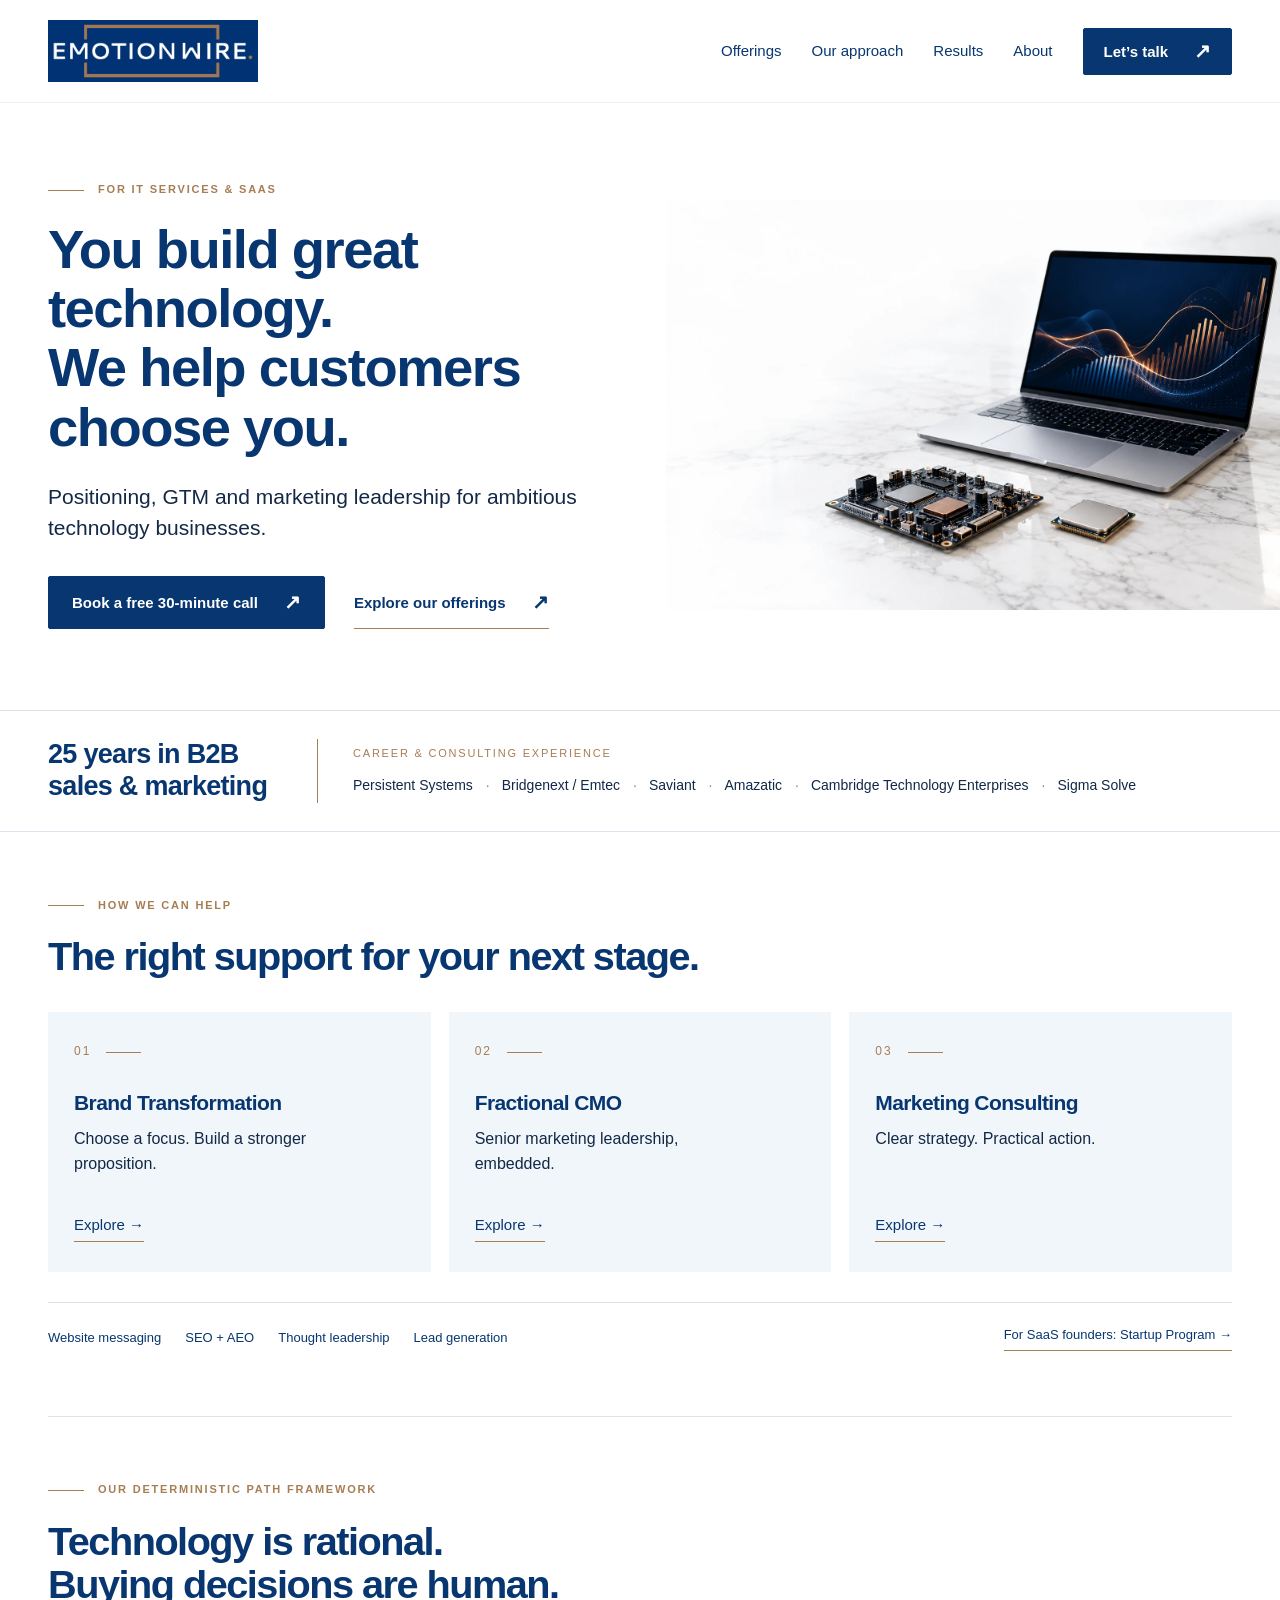
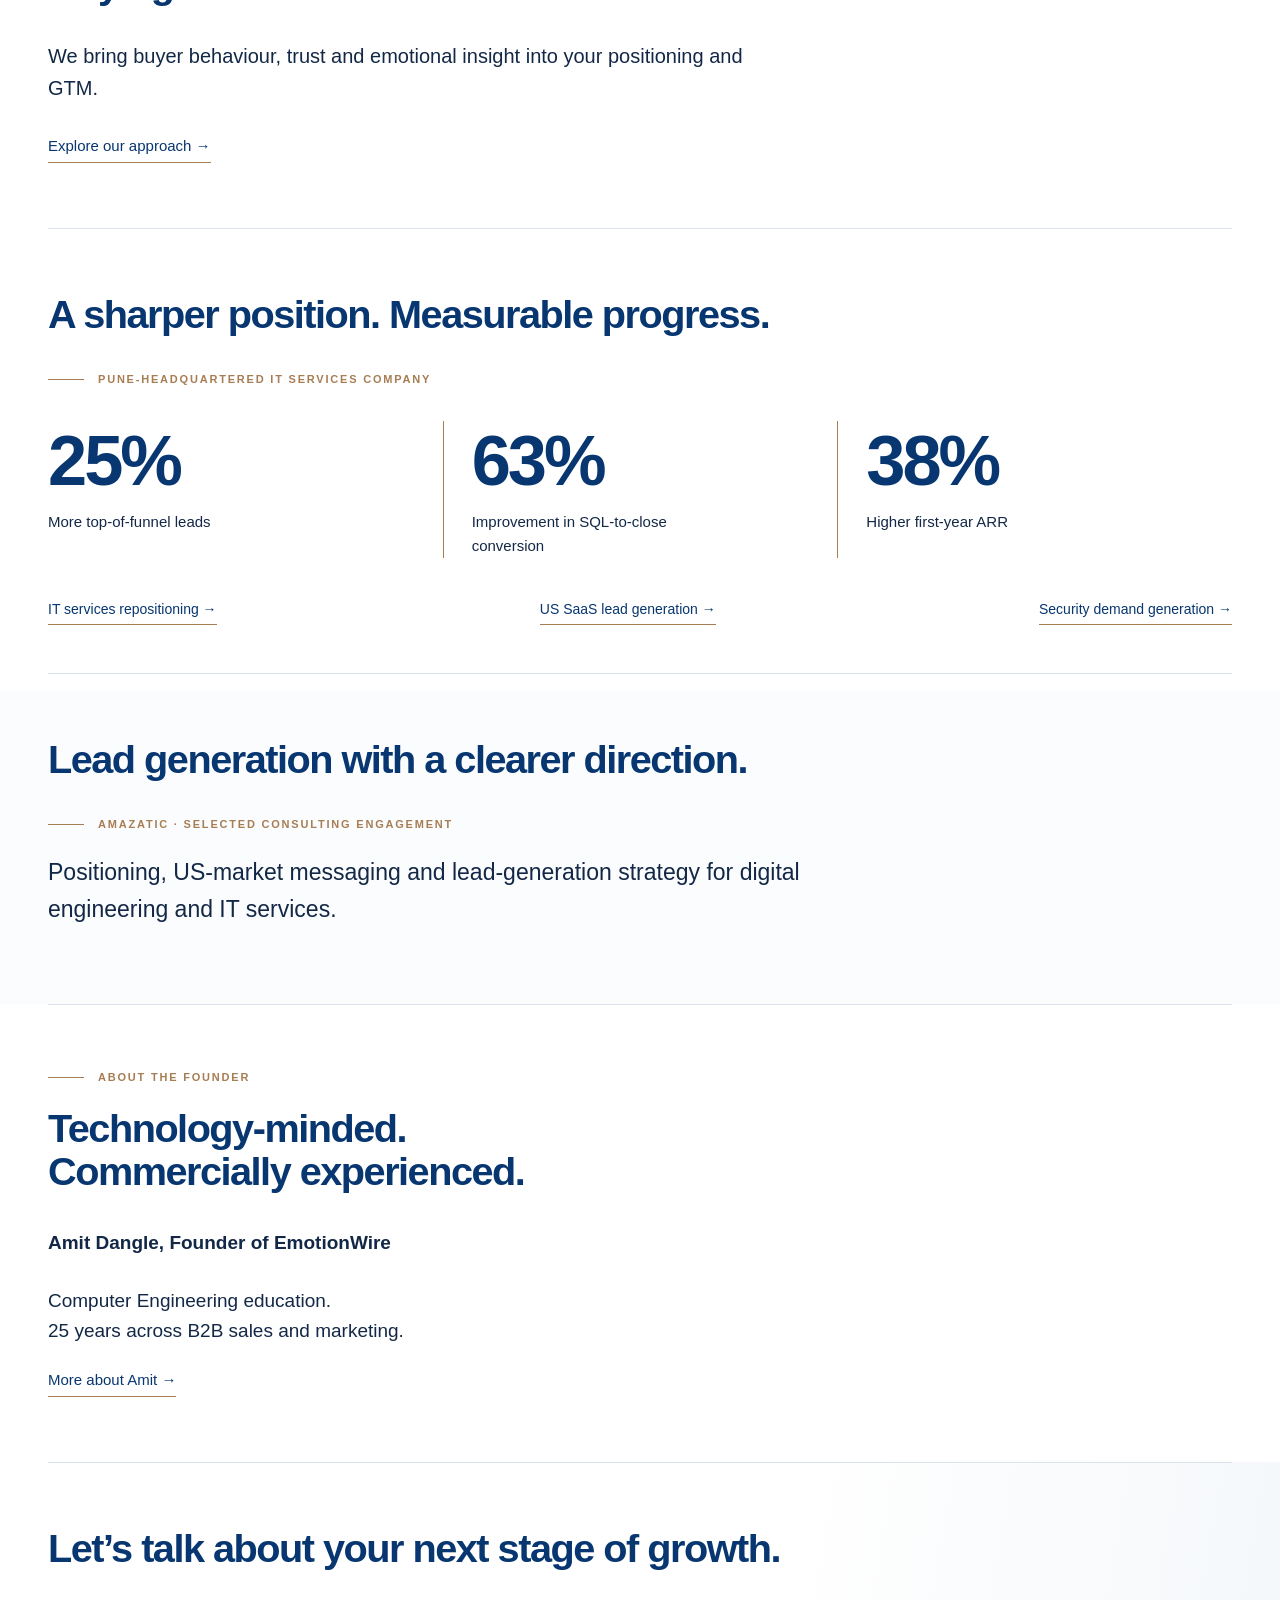
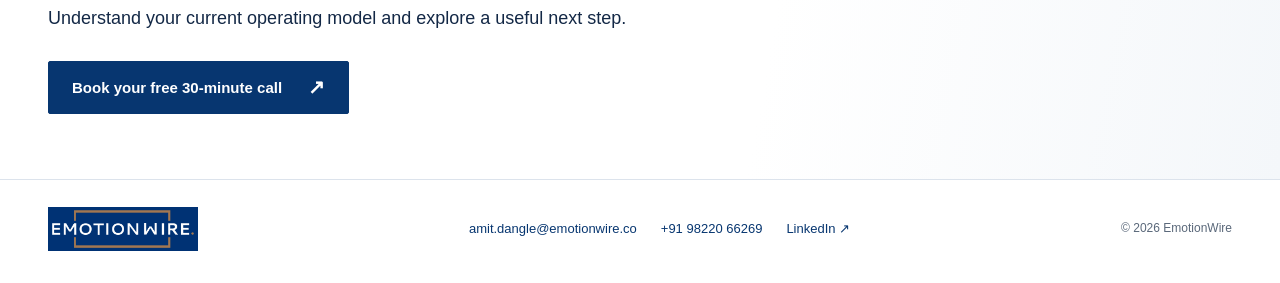
<file: index.html>
<!doctype html><html lang="en"><head><meta charset="utf-8"><meta name="viewport" content="width=device-width,initial-scale=1"><title>Positioning, GTM &amp; Fractional CMO for IT Services and SaaS | EmotionWire</title><meta name="description" content="EmotionWire helps IT services and SaaS companies sharpen positioning, GTM and marketing with 25 years of B2B sales and marketing experience."><meta name="theme-color" content="#073670"><link rel="icon" href="assets/favicon.svg" type="image/svg+xml"><link rel="canonical" href="https://emotionwire.co/"><meta property="og:type" content="website"><meta property="og:title" content="Positioning, GTM &amp; Fractional CMO for IT Services and SaaS"><meta property="og:description" content="EmotionWire helps IT services and SaaS companies sharpen positioning, GTM and marketing with 25 years of B2B sales and marketing experience."><meta property="og:image" content="https://emotionwire.co/assets/technology-hero.webp"><link rel="stylesheet" href="assets/style.css"><script defer src="assets/config.js"></script><script defer src="assets/site.js"></script></head><body><a class="skip" href="#main">Skip to content</a><header class="site-header"><div class="wrap header-inner"><a class="brand" href="index.html" aria-label="EmotionWire home"><img src="assets/emotionwire-logo.png" width="1072" height="316" alt="EmotionWire"></a><button class="menu-toggle" aria-expanded="false" aria-controls="main-nav" aria-label="Open navigation">Menu <span aria-hidden="true">☰</span></button><nav id="main-nav" aria-label="Main navigation"><a href="index.html#offerings">Offerings</a><a href="approach.html">Our approach</a><a href="results.html">Results</a><a href="about.html">About</a><a class="button " href="book-call.html">Let’s talk<span aria-hidden="true">↗</span></a></nav></div></header><main id="main"><section class="hero"><div class="wrap hero-grid"><div class="hero-copy"><p class="eyebrow">FOR IT SERVICES & SAAS</p><h1>You build great technology.<br><span>We help customers choose you.</span></h1><p class="lead">Positioning, GTM and marketing leadership for ambitious technology businesses.</p><div class="actions"><a class="button " href="book-call.html">Book a free 30-minute call<span aria-hidden="true">↗</span></a><a class="button secondary" href="index.html#offerings">Explore our offerings<span aria-hidden="true">↗</span></a></div></div><div class="hero-art"><img src="assets/technology-hero.webp" width="1536" height="1024" alt="Precision technology photographed on a white surface" fetchpriority="high"></div></div></section><section class="credibility"><div class="wrap credibility-inner"><p class="experience">25 years in B2B<br>sales &amp; marketing</p><div><p class="eyebrow">CAREER & CONSULTING EXPERIENCE</p><ul class="companies"><li>Persistent Systems</li><li>Bridgenext / Emtec</li><li>Saviant</li><li>Amazatic</li><li>Cambridge Technology Enterprises</li><li>Sigma Solve</li></ul></div></div></section><section class="section" id="offerings"><div class="wrap"><p class="eyebrow">HOW WE CAN HELP</p><h2>The right support for your next stage.</h2><div class="cards"><article class="service-card"><span class="number">01</span><h3>Brand Transformation</h3><p>Choose a focus. Build a stronger proposition.</p><a class="text-link" href="brand-transformation.html">Explore <span aria-hidden="true">→</span></a></article><article class="service-card"><span class="number">02</span><h3>Fractional CMO</h3><p>Senior marketing leadership, embedded.</p><a class="text-link" href="fractional-cmo.html">Explore <span aria-hidden="true">→</span></a></article><article class="service-card"><span class="number">03</span><h3>Marketing Consulting</h3><p>Clear strategy. Practical action.</p><a class="text-link" href="marketing-consulting.html">Explore <span aria-hidden="true">→</span></a></article></div><div class="capabilities"><a href="marketing-consulting.html#capabilities">Website messaging</a><a href="marketing-consulting.html#capabilities">SEO + AEO</a><a href="marketing-consulting.html#capabilities">Thought leadership</a><a href="marketing-consulting.html#capabilities">Lead generation</a><a class="text-link" href="startup-program.html">For SaaS founders: Startup Program →</a></div></div></section><section class="section "><div class="wrap"><p class="eyebrow">OUR DETERMINISTIC PATH FRAMEWORK</p><h2>Technology is rational.<br>Buying decisions are human.</h2><div class="approach-summary"><p class="section-intro">We bring buyer behaviour, trust and emotional insight into your positioning and GTM.</p><a class="text-link" href="approach.html">Explore our approach →</a></div></div></section><section class="section "><div class="wrap"><h2>A sharper position. Measurable progress.</h2><p class="eyebrow">PUNE-HEADQUARTERED IT SERVICES COMPANY</p><div class="metrics"><div><strong>25%</strong><p>More top-of-funnel leads</p></div><div><strong>63%</strong><p>Improvement in SQL-to-close conversion</p></div><div><strong>38%</strong><p>Higher first-year ARR</p></div></div><div class="case-links"><a href="results.html#it-services">IT services repositioning →</a><a href="results.html#saas">US SaaS lead generation →</a><a href="results.html#security">Security demand generation →</a></div></div></section><section class="section compact"><div class="wrap"><h2>Lead generation with a clearer direction.</h2><div class="client-summary"><p class="eyebrow">AMAZATIC · SELECTED CONSULTING ENGAGEMENT</p><p class="section-intro">Positioning, US-market messaging and lead-generation strategy for digital engineering and IT services.</p></div></div></section><section class="section "><div class="wrap"><p class="eyebrow">ABOUT THE FOUNDER</p><h2>Technology-minded.<br>Commercially experienced.</h2><div class="founder-summary"><p class="section-intro"><strong>Amit Dangle, Founder of EmotionWire</strong></p><p>Computer Engineering education.<br>25 years across B2B sales and marketing.</p><a href="about.html" class="text-link">More about Amit →</a></div></div></section><section class="section closing"><div class="wrap"><h2>Let’s talk about your next stage of growth.</h2><p class="section-intro">Understand your current operating model and explore a useful next step.</p><a class="button " href="book-call.html">Book your free 30-minute call<span aria-hidden="true">↗</span></a></div></section></main><footer class="footer"><div class="wrap footer-inner"><a href="index.html" class="brand"><img src="assets/emotionwire-logo.png" width="1072" height="316" alt="EmotionWire home" loading="lazy"></a><div><a href="mailto:amit.dangle@emotionwire.co">amit.dangle@emotionwire.co</a><a href="tel:+919822066269">+91 98220 66269</a><a href="https://www.linkedin.com/in/amitdangle/" target="_blank" rel="noopener noreferrer">LinkedIn ↗</a></div><p>© 2026 EmotionWire</p></div></footer></body></html>
</file>
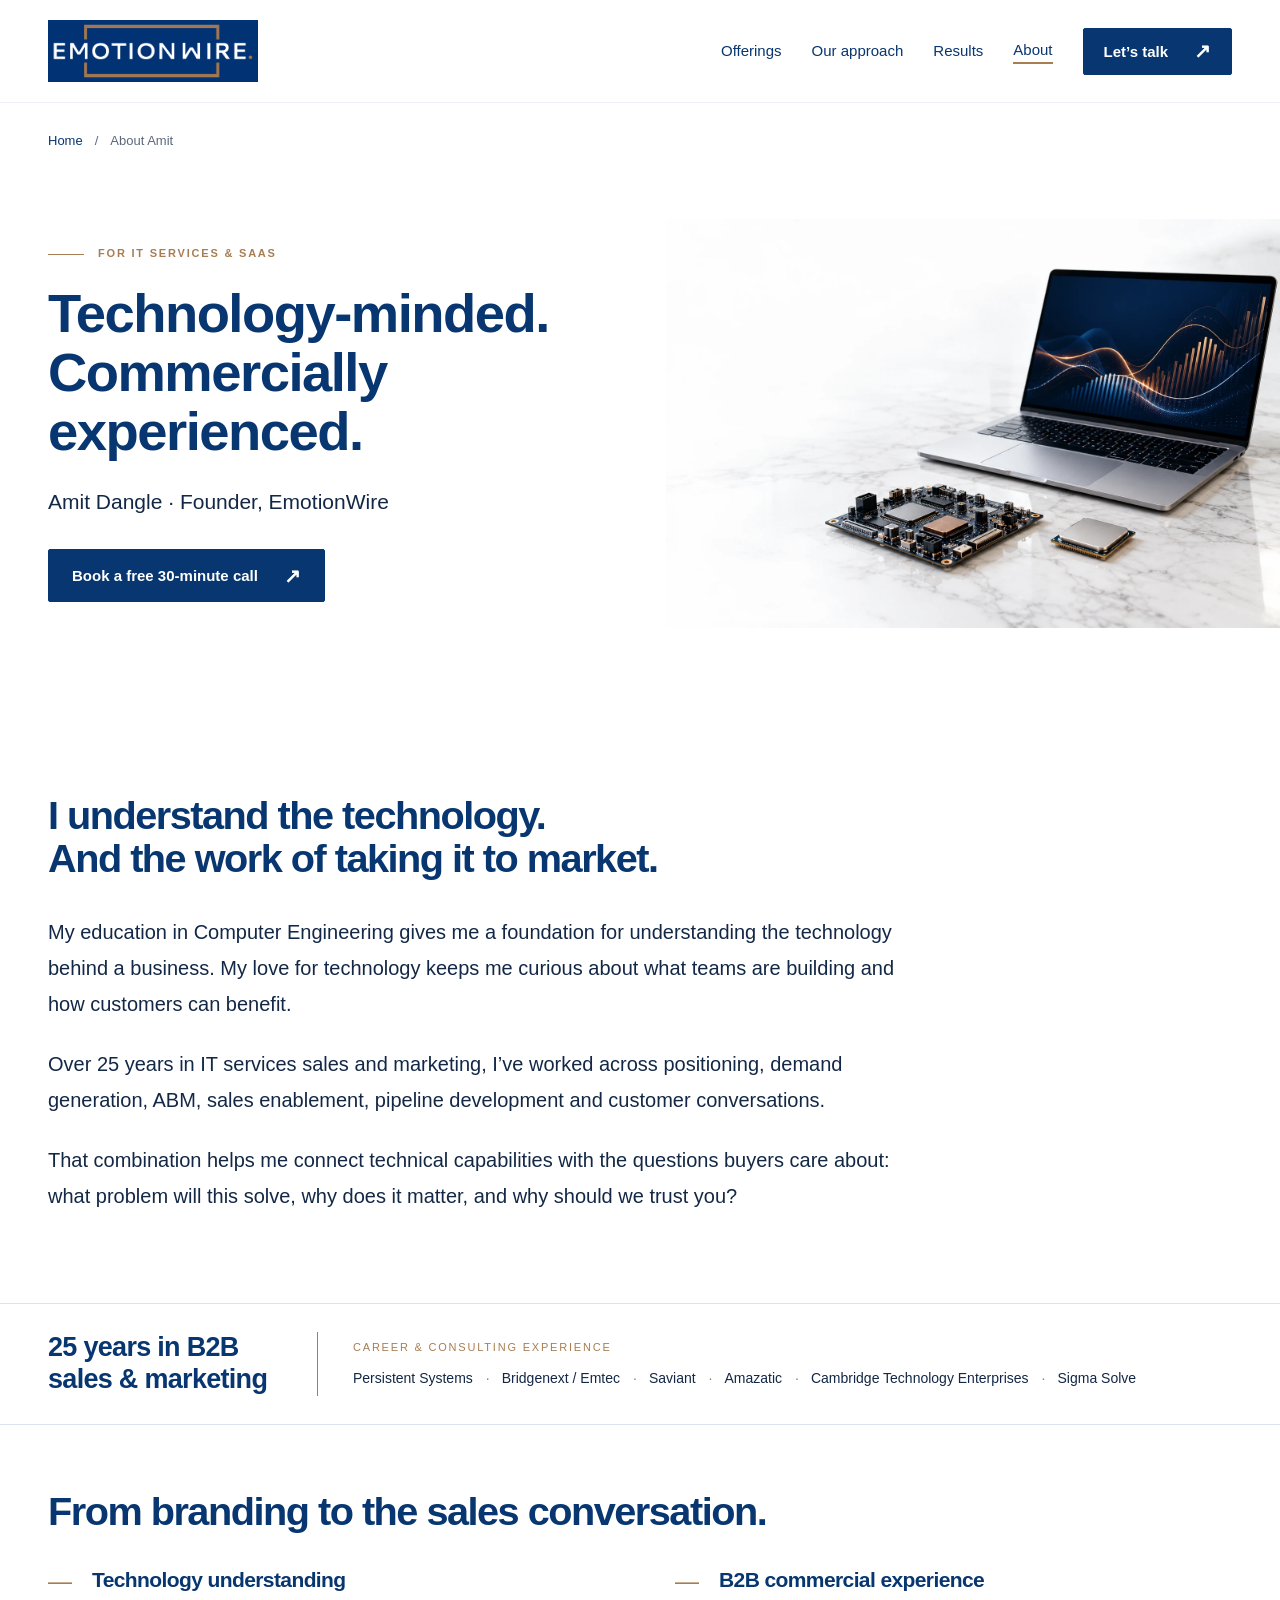
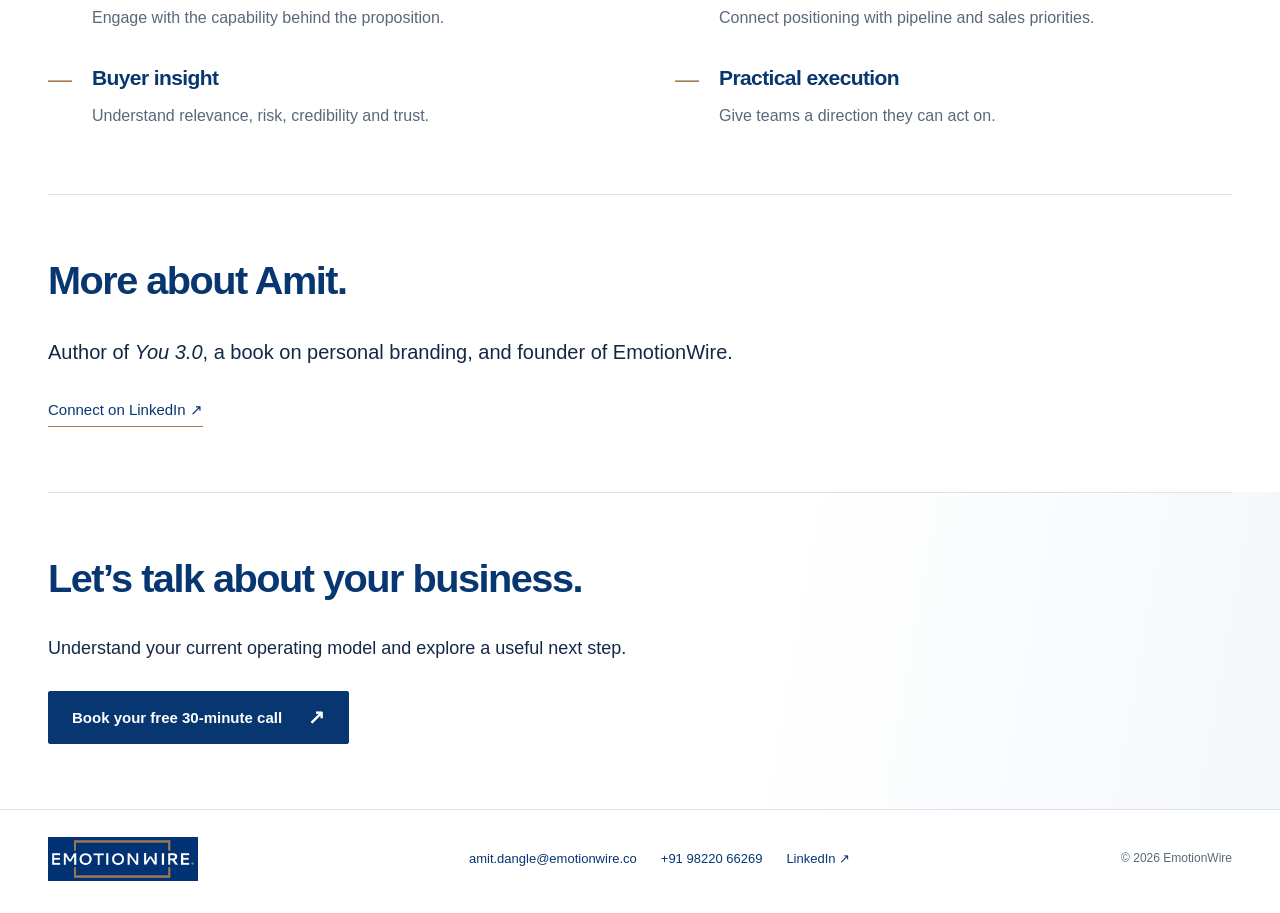
<file: about.html>
<!doctype html><html lang="en"><head><meta charset="utf-8"><meta name="viewport" content="width=device-width,initial-scale=1"><title>About Amit Dangle | EmotionWire</title><meta name="description" content="Meet Amit Dangle: technology-minded B2B sales and marketing leader, fractional CMO, consultant and founder of EmotionWire."><meta name="theme-color" content="#073670"><link rel="icon" href="assets/favicon.svg" type="image/svg+xml"><link rel="canonical" href="https://emotionwire.co/about.html"><meta property="og:type" content="website"><meta property="og:title" content="About Amit Dangle"><meta property="og:description" content="Meet Amit Dangle: technology-minded B2B sales and marketing leader, fractional CMO, consultant and founder of EmotionWire."><meta property="og:image" content="https://emotionwire.co/assets/technology-hero.webp"><link rel="stylesheet" href="assets/style.css"><script defer src="assets/config.js"></script><script defer src="assets/site.js"></script></head><body><a class="skip" href="#main">Skip to content</a><header class="site-header"><div class="wrap header-inner"><a class="brand" href="index.html" aria-label="EmotionWire home"><img src="assets/emotionwire-logo.png" width="1072" height="316" alt="EmotionWire"></a><button class="menu-toggle" aria-expanded="false" aria-controls="main-nav" aria-label="Open navigation">Menu <span aria-hidden="true">☰</span></button><nav id="main-nav" aria-label="Main navigation"><a href="index.html#offerings">Offerings</a><a href="approach.html">Our approach</a><a href="results.html">Results</a><a href="about.html" aria-current="page">About</a><a class="button " href="book-call.html">Let’s talk<span aria-hidden="true">↗</span></a></nav></div></header><main id="main"><div class="wrap breadcrumb"><a href="index.html">Home</a><span>/</span><span>About Amit</span></div><section class="hero"><div class="wrap hero-grid"><div class="hero-copy"><p class="eyebrow">FOR IT SERVICES & SAAS</p><h1>Technology-minded.<br>Commercially experienced.</h1><p class="lead">Amit Dangle · Founder, EmotionWire</p><div class="actions"><a class="button " href="book-call.html">Book a free 30-minute call<span aria-hidden="true">↗</span></a></div></div><div class="hero-art"><img src="assets/technology-hero.webp" width="1536" height="1024" alt="Precision technology photographed on a white surface" fetchpriority="high"></div></div></section><section class="section "><div class="wrap"><h2>I understand the technology.<br>And the work of taking it to market.</h2><div class="prose"><p>My education in Computer Engineering gives me a foundation for understanding the technology behind a business. My love for technology keeps me curious about what teams are building and how customers can benefit.</p><p>Over 25 years in IT services sales and marketing, I’ve worked across positioning, demand generation, ABM, sales enablement, pipeline development and customer conversations.</p><p>That combination helps me connect technical capabilities with the questions buyers care about: what problem will this solve, why does it matter, and why should we trust you?</p></div></div></section><section class="credibility"><div class="wrap credibility-inner"><p class="experience">25 years in B2B<br>sales &amp; marketing</p><div><p class="eyebrow">CAREER & CONSULTING EXPERIENCE</p><ul class="companies"><li>Persistent Systems</li><li>Bridgenext / Emtec</li><li>Saviant</li><li>Amazatic</li><li>Cambridge Technology Enterprises</li><li>Sigma Solve</li></ul></div></div></section><section class="section "><div class="wrap"><h2>From branding to the sales conversation.</h2><div class="list-grid"><div class="list-item"><span aria-hidden="true">—</span><div><h3>Technology understanding</h3><p>Engage with the capability behind the proposition.</p></div></div><div class="list-item"><span aria-hidden="true">—</span><div><h3>B2B commercial experience</h3><p>Connect positioning with pipeline and sales priorities.</p></div></div><div class="list-item"><span aria-hidden="true">—</span><div><h3>Buyer insight</h3><p>Understand relevance, risk, credibility and trust.</p></div></div><div class="list-item"><span aria-hidden="true">—</span><div><h3>Practical execution</h3><p>Give teams a direction they can act on.</p></div></div></div></div></section><section class="section "><div class="wrap"><h2>More about Amit.</h2><p class="section-intro">Author of <em>You 3.0</em>, a book on personal branding, and founder of EmotionWire.</p><a class="text-link" href="https://www.linkedin.com/in/amitdangle/" target="_blank" rel="noopener noreferrer">Connect on LinkedIn ↗</a></div></section><section class="section closing"><div class="wrap"><h2>Let’s talk about your business.</h2><p class="section-intro">Understand your current operating model and explore a useful next step.</p><a class="button " href="book-call.html">Book your free 30-minute call<span aria-hidden="true">↗</span></a></div></section></main><footer class="footer"><div class="wrap footer-inner"><a href="index.html" class="brand"><img src="assets/emotionwire-logo.png" width="1072" height="316" alt="EmotionWire home" loading="lazy"></a><div><a href="mailto:amit.dangle@emotionwire.co">amit.dangle@emotionwire.co</a><a href="tel:+919822066269">+91 98220 66269</a><a href="https://www.linkedin.com/in/amitdangle/" target="_blank" rel="noopener noreferrer">LinkedIn ↗</a></div><p>© 2026 EmotionWire</p></div></footer></body></html>
</file>
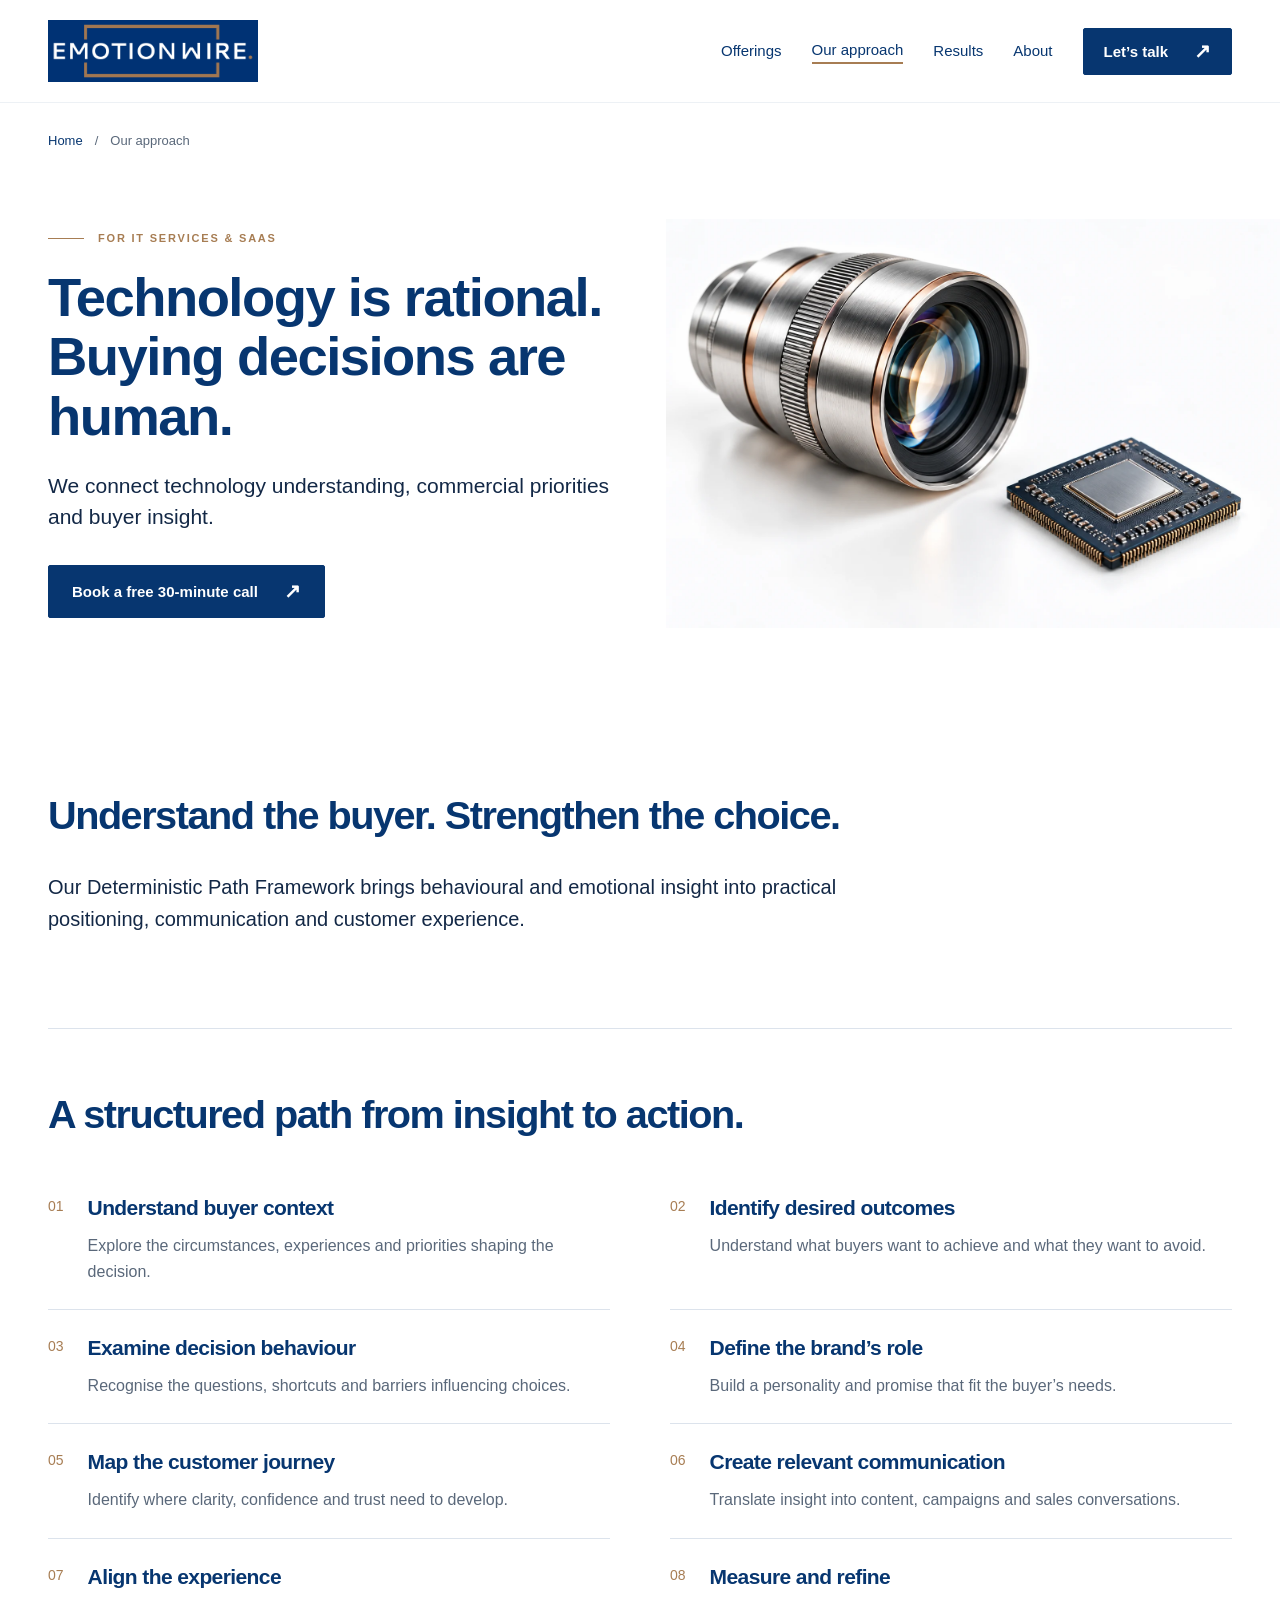
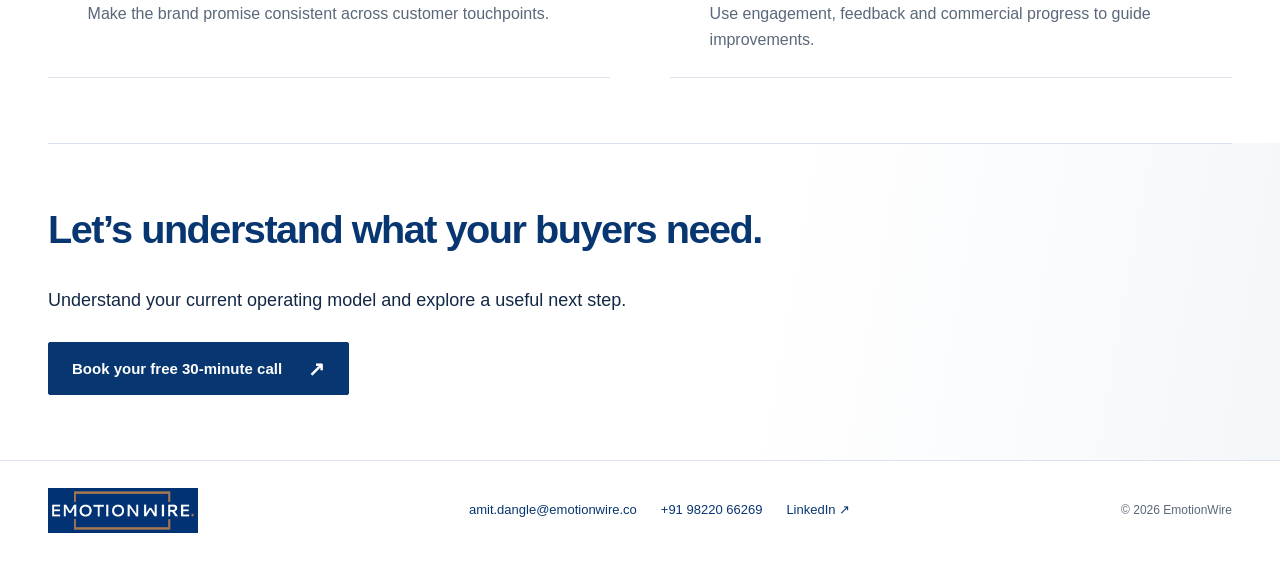
<file: approach.html>
<!doctype html><html lang="en"><head><meta charset="utf-8"><meta name="viewport" content="width=device-width,initial-scale=1"><title>Our Approach | EmotionWire</title><meta name="description" content="EmotionWire combines technology expertise, B2B commercial experience and its Deterministic Path Framework to strengthen positioning and GTM."><meta name="theme-color" content="#073670"><link rel="icon" href="assets/favicon.svg" type="image/svg+xml"><link rel="canonical" href="https://emotionwire.co/approach.html"><meta property="og:type" content="website"><meta property="og:title" content="Our Approach"><meta property="og:description" content="EmotionWire combines technology expertise, B2B commercial experience and its Deterministic Path Framework to strengthen positioning and GTM."><meta property="og:image" content="https://emotionwire.co/assets/technology-hero.webp"><link rel="stylesheet" href="assets/style.css"><script defer src="assets/config.js"></script><script defer src="assets/site.js"></script></head><body><a class="skip" href="#main">Skip to content</a><header class="site-header"><div class="wrap header-inner"><a class="brand" href="index.html" aria-label="EmotionWire home"><img src="assets/emotionwire-logo.png" width="1072" height="316" alt="EmotionWire"></a><button class="menu-toggle" aria-expanded="false" aria-controls="main-nav" aria-label="Open navigation">Menu <span aria-hidden="true">☰</span></button><nav id="main-nav" aria-label="Main navigation"><a href="index.html#offerings">Offerings</a><a href="approach.html" aria-current="page">Our approach</a><a href="results.html">Results</a><a href="about.html">About</a><a class="button " href="book-call.html">Let’s talk<span aria-hidden="true">↗</span></a></nav></div></header><main id="main"><div class="wrap breadcrumb"><a href="index.html">Home</a><span>/</span><span>Our approach</span></div><section class="hero"><div class="wrap hero-grid"><div class="hero-copy"><p class="eyebrow">FOR IT SERVICES & SAAS</p><h1>Technology is rational.<br>Buying decisions are human.</h1><p class="lead">We connect technology understanding, commercial priorities and buyer insight.</p><div class="actions"><a class="button " href="book-call.html">Book a free 30-minute call<span aria-hidden="true">↗</span></a></div></div><div class="hero-art"><img src="assets/focus-lens.webp" width="1536" height="1024" alt="Precision technology photographed on a white surface" fetchpriority="high"></div></div></section><section class="section "><div class="wrap"><h2>Understand the buyer. Strengthen the choice.</h2><p class="section-intro">Our Deterministic Path Framework brings behavioural and emotional insight into practical positioning, communication and customer experience.</p></div></section><section class="section "><div class="wrap"><h2>A structured path from insight to action.</h2><ol class="framework"><li><span>01</span><div><h3>Understand buyer context</h3><p>Explore the circumstances, experiences and priorities shaping the decision.</p></div></li><li><span>02</span><div><h3>Identify desired outcomes</h3><p>Understand what buyers want to achieve and what they want to avoid.</p></div></li><li><span>03</span><div><h3>Examine decision behaviour</h3><p>Recognise the questions, shortcuts and barriers influencing choices.</p></div></li><li><span>04</span><div><h3>Define the brand’s role</h3><p>Build a personality and promise that fit the buyer’s needs.</p></div></li><li><span>05</span><div><h3>Map the customer journey</h3><p>Identify where clarity, confidence and trust need to develop.</p></div></li><li><span>06</span><div><h3>Create relevant communication</h3><p>Translate insight into content, campaigns and sales conversations.</p></div></li><li><span>07</span><div><h3>Align the experience</h3><p>Make the brand promise consistent across customer touchpoints.</p></div></li><li><span>08</span><div><h3>Measure and refine</h3><p>Use engagement, feedback and commercial progress to guide improvements.</p></div></li></ol></div></section><section class="section closing"><div class="wrap"><h2>Let’s understand what your buyers need.</h2><p class="section-intro">Understand your current operating model and explore a useful next step.</p><a class="button " href="book-call.html">Book your free 30-minute call<span aria-hidden="true">↗</span></a></div></section></main><footer class="footer"><div class="wrap footer-inner"><a href="index.html" class="brand"><img src="assets/emotionwire-logo.png" width="1072" height="316" alt="EmotionWire home" loading="lazy"></a><div><a href="mailto:amit.dangle@emotionwire.co">amit.dangle@emotionwire.co</a><a href="tel:+919822066269">+91 98220 66269</a><a href="https://www.linkedin.com/in/amitdangle/" target="_blank" rel="noopener noreferrer">LinkedIn ↗</a></div><p>© 2026 EmotionWire</p></div></footer></body></html>
</file>
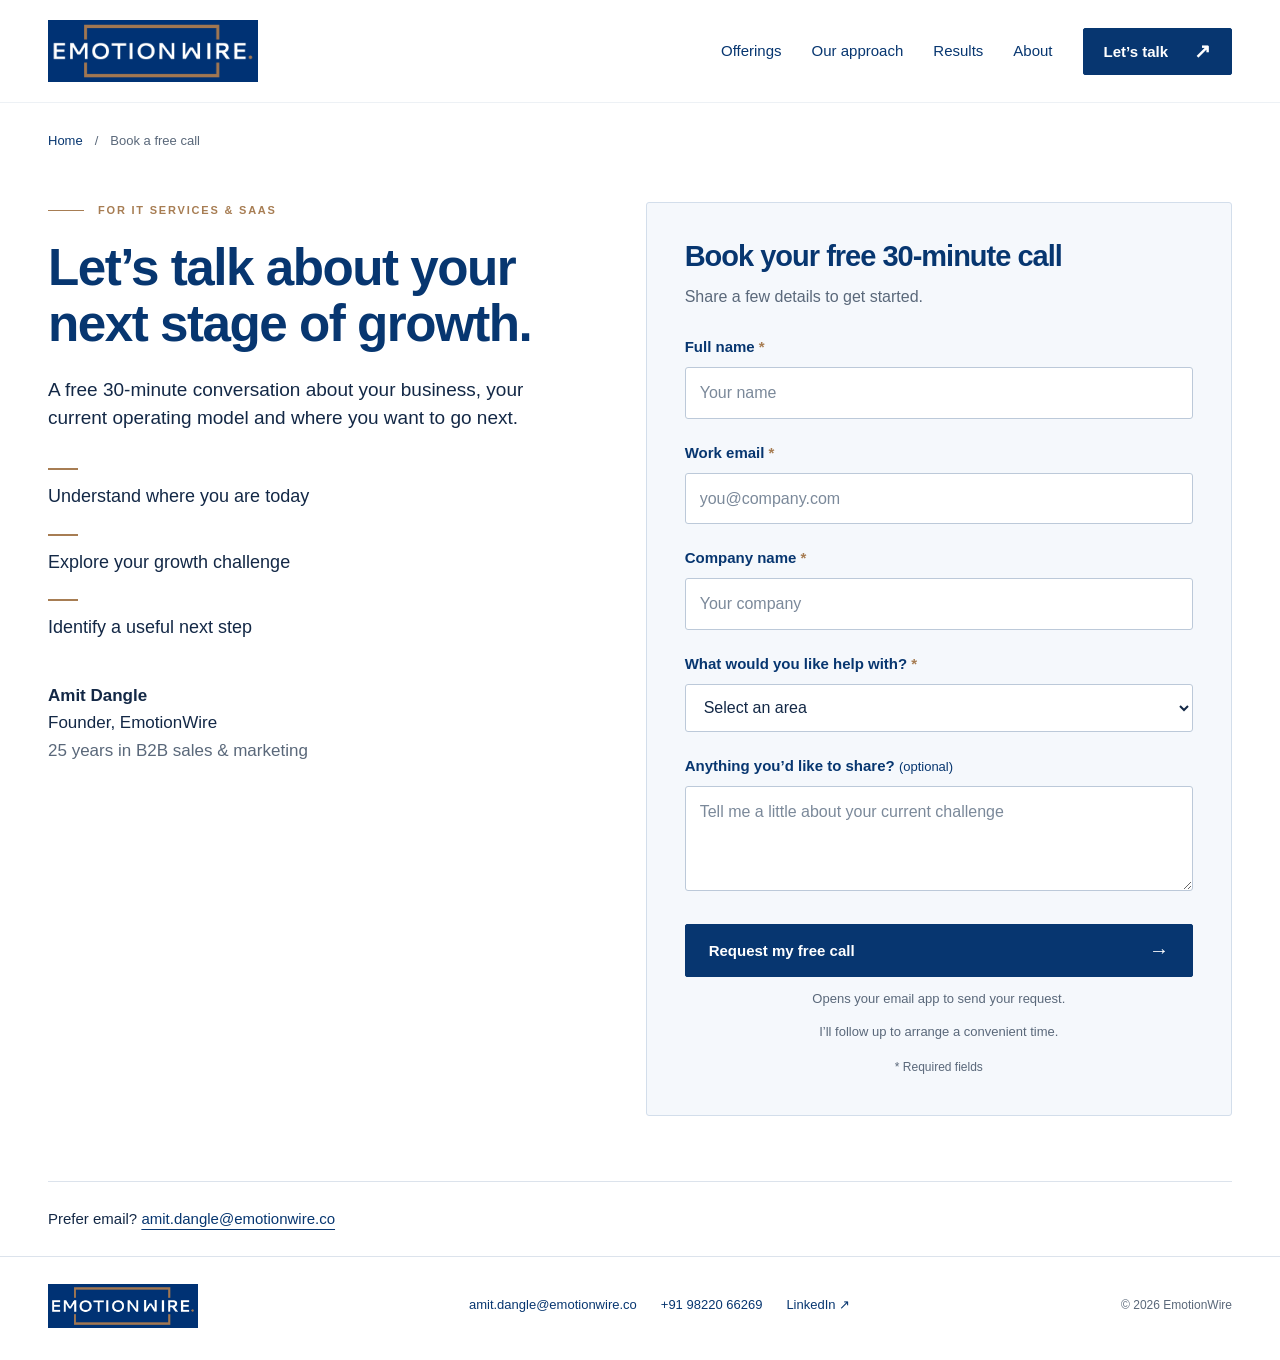
<file: book-call.html>
<!doctype html><html lang="en"><head><meta charset="utf-8"><meta name="viewport" content="width=device-width,initial-scale=1"><title>Book Your Free 30-Minute Call | EmotionWire</title><meta name="description" content="Discuss your operating model and growth challenge with Amit Dangle. A free 30-minute call for IT services and SaaS founders."><meta name="theme-color" content="#073670"><link rel="icon" href="assets/favicon.svg" type="image/svg+xml"><link rel="canonical" href="https://emotionwire.co/book-call.html"><meta property="og:type" content="website"><meta property="og:title" content="Book Your Free 30-Minute Call"><meta property="og:description" content="Discuss your operating model and growth challenge with Amit Dangle. A free 30-minute call for IT services and SaaS founders."><meta property="og:image" content="https://emotionwire.co/assets/technology-hero.webp"><link rel="stylesheet" href="assets/style.css"><script defer src="assets/config.js"></script><script defer src="assets/site.js"></script></head><body><a class="skip" href="#main">Skip to content</a><header class="site-header"><div class="wrap header-inner"><a class="brand" href="index.html" aria-label="EmotionWire home"><img src="assets/emotionwire-logo.png" width="1072" height="316" alt="EmotionWire"></a><button class="menu-toggle" aria-expanded="false" aria-controls="main-nav" aria-label="Open navigation">Menu <span aria-hidden="true">☰</span></button><nav id="main-nav" aria-label="Main navigation"><a href="index.html#offerings">Offerings</a><a href="approach.html">Our approach</a><a href="results.html">Results</a><a href="about.html">About</a><a class="button " href="book-call.html">Let’s talk<span aria-hidden="true">↗</span></a></nav></div></header><main id="main"><div class="wrap breadcrumb"><a href="index.html">Home</a><span>/</span><span>Book a free call</span></div><section class="section booking"><div class="wrap booking-grid"><div><p class="eyebrow">FOR IT SERVICES & SAAS</p><h1>Let’s talk about your next stage of growth.</h1><p class="lead">A free 30-minute conversation about your business, your current operating model and where you want to go next.</p><ul class="call-points"><li>Understand where you are today</li><li>Explore your growth challenge</li><li>Identify a useful next step</li></ul><p><strong>Amit Dangle</strong><br>Founder, EmotionWire<br><span class="muted">25 years in B2B sales & marketing</span></p></div><div class="form-panel"><h2>Book your free 30-minute call</h2><p>Share a few details to get started.</p><form id="call-form" action="mailto:amit.dangle@emotionwire.co" method="post" enctype="text/plain"><div class="form-row"><label for="full-name">Full name <span>*</span></label><input id="full-name" name="name" autocomplete="name" placeholder="Your name" required maxlength="120"></div><div class="form-row"><label for="work-email">Work email <span>*</span></label><input id="work-email" name="email" type="email" autocomplete="email" placeholder="you@company.com" required maxlength="180"></div><div class="form-row"><label for="company">Company name <span>*</span></label><input id="company" name="company" autocomplete="organization" placeholder="Your company" required maxlength="180"></div><div class="form-row"><label for="area">What would you like help with? <span>*</span></label><select id="area" name="area" required><option value="">Select an area</option><option>Brand Transformation</option><option>Fractional CMO</option><option>Marketing Consulting</option><option>SaaS Startup Program</option><option>Not sure yet</option></select></div><div class="form-row"><label for="message">Anything you’d like to share? <small>(optional)</small></label><textarea id="message" name="message" rows="3" placeholder="Tell me a little about your current challenge" maxlength="3000"></textarea></div><div class="honeypot" aria-hidden="true"><label>Leave this field empty<input name="website" tabindex="-1" autocomplete="off"></label></div><button class="button submit" type="submit">Request my free call <span aria-hidden="true">→</span></button><p class="form-help" id="form-mode">Opens your email app to send your request.</p><p class="form-help">I’ll follow up to arrange a convenient time.</p><p class="fineprint">* Required fields</p><div id="form-status" role="status" aria-live="polite"></div></form></div></div></section><div class="wrap direct-email">Prefer email? <a href="mailto:amit.dangle@emotionwire.co">amit.dangle@emotionwire.co</a></div></main><footer class="footer"><div class="wrap footer-inner"><a href="index.html" class="brand"><img src="assets/emotionwire-logo.png" width="1072" height="316" alt="EmotionWire home" loading="lazy"></a><div><a href="mailto:amit.dangle@emotionwire.co">amit.dangle@emotionwire.co</a><a href="tel:+919822066269">+91 98220 66269</a><a href="https://www.linkedin.com/in/amitdangle/" target="_blank" rel="noopener noreferrer">LinkedIn ↗</a></div><p>© 2026 EmotionWire</p></div></footer></body></html>
</file>
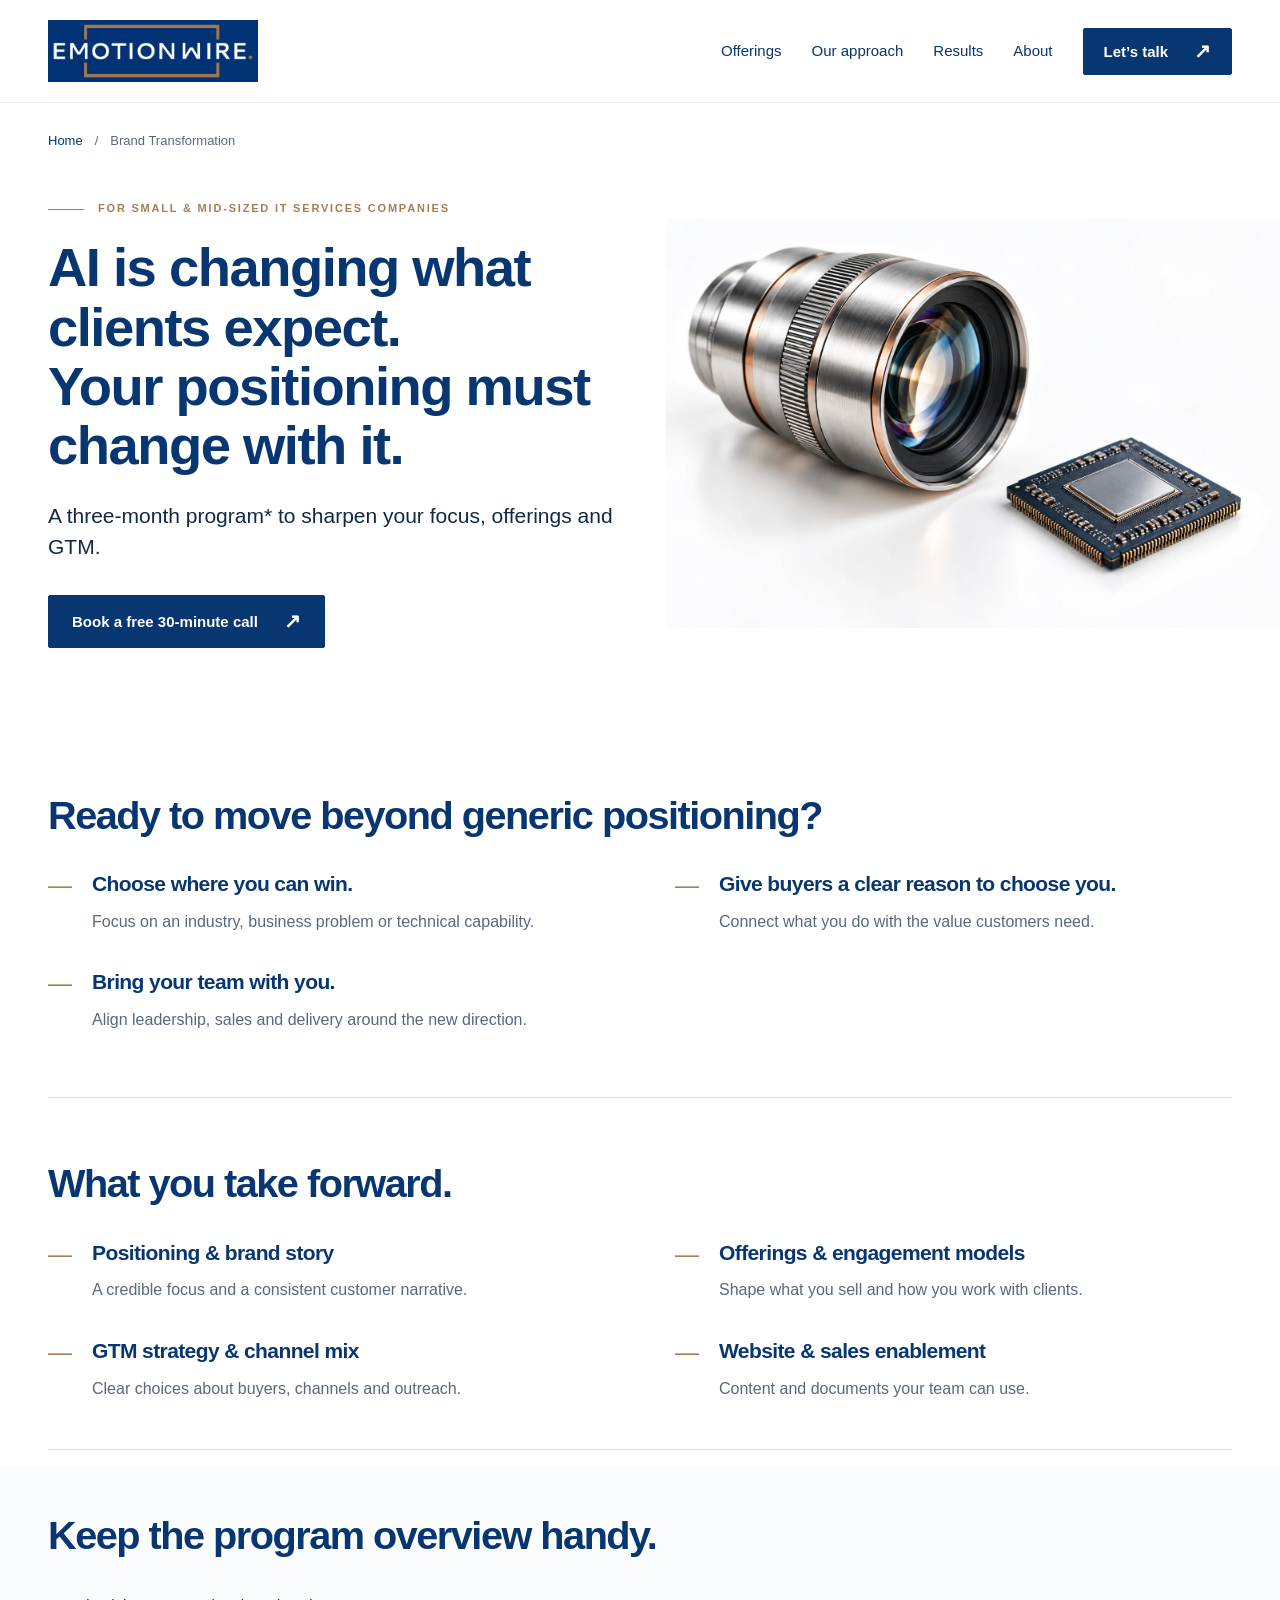
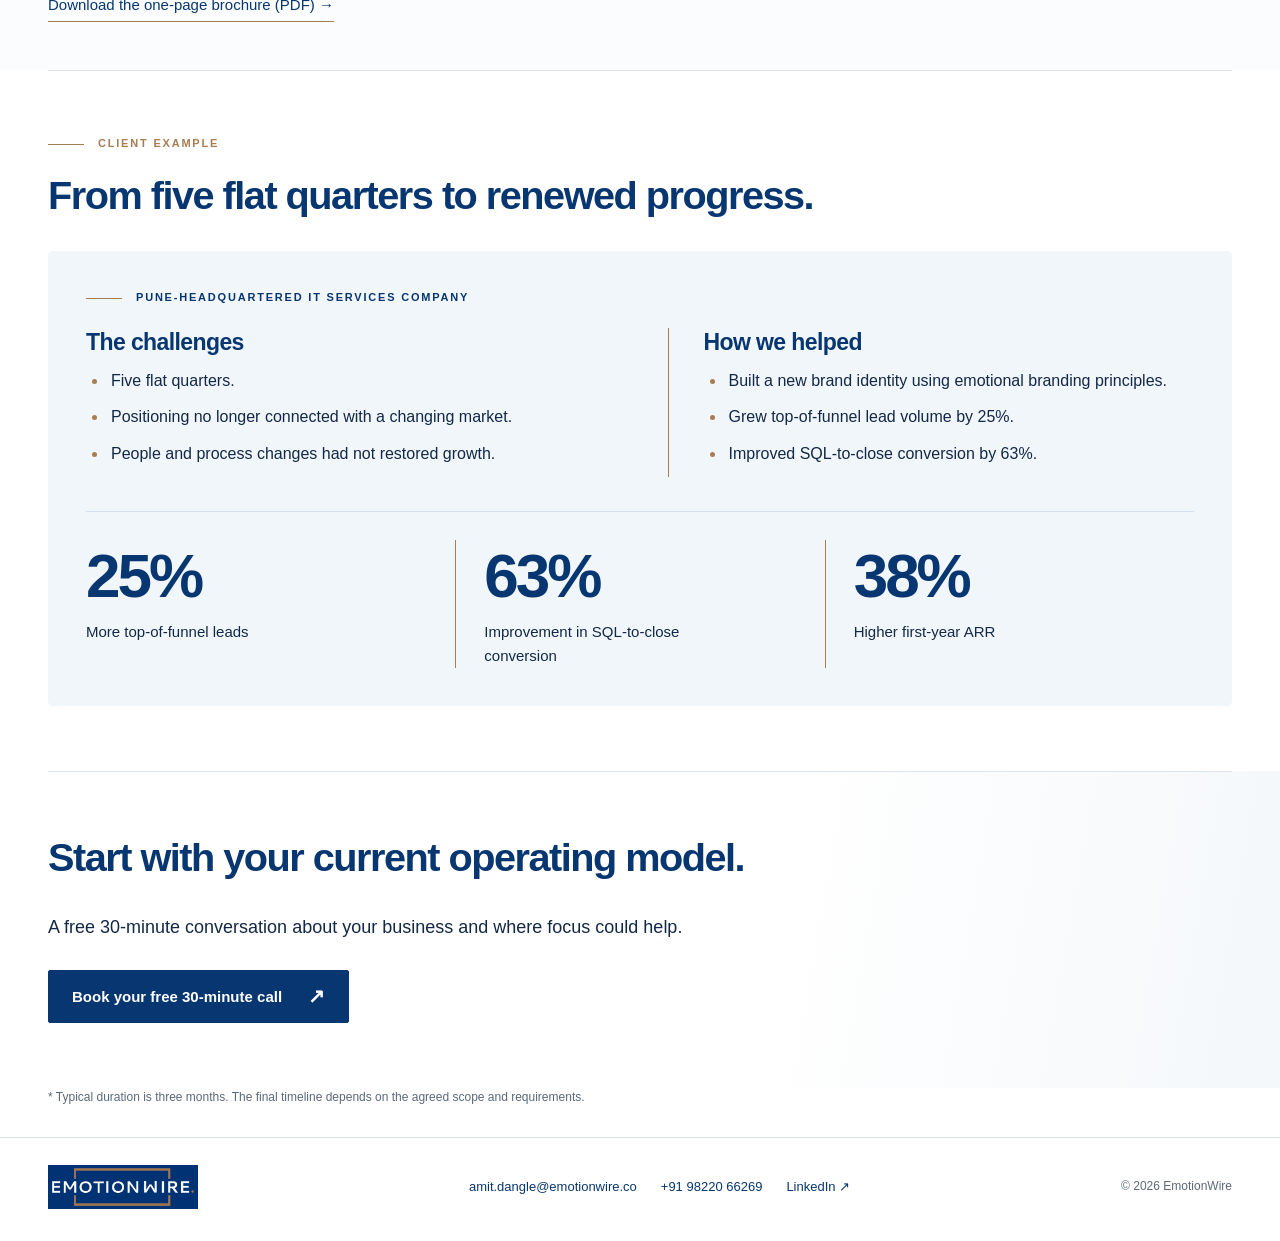
<file: brand-transformation.html>
<!doctype html><html lang="en"><head><meta charset="utf-8"><meta name="viewport" content="width=device-width,initial-scale=1"><title>Brand Transformation Program | EmotionWire</title><meta name="description" content="A three-month positioning and GTM transformation program for small and mid-sized IT services firms ready to specialise."><meta name="theme-color" content="#073670"><link rel="icon" href="assets/favicon.svg" type="image/svg+xml"><link rel="canonical" href="https://emotionwire.co/brand-transformation.html"><meta property="og:type" content="website"><meta property="og:title" content="Brand Transformation Program"><meta property="og:description" content="A three-month positioning and GTM transformation program for small and mid-sized IT services firms ready to specialise."><meta property="og:image" content="https://emotionwire.co/assets/technology-hero.webp"><link rel="stylesheet" href="assets/style.css"><script defer src="assets/config.js"></script><script defer src="assets/site.js"></script></head><body><a class="skip" href="#main">Skip to content</a><header class="site-header"><div class="wrap header-inner"><a class="brand" href="index.html" aria-label="EmotionWire home"><img src="assets/emotionwire-logo.png" width="1072" height="316" alt="EmotionWire"></a><button class="menu-toggle" aria-expanded="false" aria-controls="main-nav" aria-label="Open navigation">Menu <span aria-hidden="true">☰</span></button><nav id="main-nav" aria-label="Main navigation"><a href="index.html#offerings">Offerings</a><a href="approach.html">Our approach</a><a href="results.html">Results</a><a href="about.html">About</a><a class="button " href="book-call.html">Let’s talk<span aria-hidden="true">↗</span></a></nav></div></header><main id="main"><div class="wrap breadcrumb"><a href="index.html">Home</a><span>/</span><span>Brand Transformation</span></div><section class="hero"><div class="wrap hero-grid"><div class="hero-copy"><p class="eyebrow">FOR SMALL & MID-SIZED IT SERVICES COMPANIES</p><h1>AI is changing what clients expect.<br>Your positioning must change with it.</h1><p class="lead">A three-month program* to sharpen your focus, offerings and GTM.</p><div class="actions"><a class="button " href="book-call.html">Book a free 30-minute call<span aria-hidden="true">↗</span></a></div></div><div class="hero-art"><img src="assets/focus-lens.webp" width="1536" height="1024" alt="Precision technology photographed on a white surface" fetchpriority="high"></div></div></section><section class="section "><div class="wrap"><h2>Ready to move beyond generic positioning?</h2><div class="list-grid"><div class="list-item"><span aria-hidden="true">—</span><div><h3>Choose where you can win.</h3><p>Focus on an industry, business problem or technical capability.</p></div></div><div class="list-item"><span aria-hidden="true">—</span><div><h3>Give buyers a clear reason to choose you.</h3><p>Connect what you do with the value customers need.</p></div></div><div class="list-item"><span aria-hidden="true">—</span><div><h3>Bring your team with you.</h3><p>Align leadership, sales and delivery around the new direction.</p></div></div></div></div></section><section class="section "><div class="wrap"><h2>What you take forward.</h2><div class="list-grid"><div class="list-item"><span aria-hidden="true">—</span><div><h3>Positioning & brand story</h3><p>A credible focus and a consistent customer narrative.</p></div></div><div class="list-item"><span aria-hidden="true">—</span><div><h3>Offerings & engagement models</h3><p>Shape what you sell and how you work with clients.</p></div></div><div class="list-item"><span aria-hidden="true">—</span><div><h3>GTM strategy & channel mix</h3><p>Clear choices about buyers, channels and outreach.</p></div></div><div class="list-item"><span aria-hidden="true">—</span><div><h3>Website & sales enablement</h3><p>Content and documents your team can use.</p></div></div></div></div></section><section class="section compact"><div class="wrap"><h2>Keep the program overview handy.</h2><a class="text-link" href="assets/EmotionWire_Brand_Transformation_Program.pdf" download>Download the one-page brochure (PDF) →</a></div></section><section class="section "><div class="wrap"><p class="eyebrow">CLIENT EXAMPLE</p><h2>From five flat quarters to renewed progress.</h2><div class="case-panel"><p class="eyebrow">PUNE-HEADQUARTERED IT SERVICES COMPANY</p><div class="two-col"><div><h3>The challenges</h3><ul class="bullets"><li>Five flat quarters.</li><li>Positioning no longer connected with a changing market.</li><li>People and process changes had not restored growth.</li></ul></div><div><h3>How we helped</h3><ul class="bullets"><li>Built a new brand identity using emotional branding principles.</li><li>Grew top-of-funnel lead volume by 25%.</li><li>Improved SQL-to-close conversion by 63%.</li></ul></div></div><div class="metrics"><div><strong>25%</strong><p>More top-of-funnel leads</p></div><div><strong>63%</strong><p>Improvement in SQL-to-close conversion</p></div><div><strong>38%</strong><p>Higher first-year ARR</p></div></div></div></div></section><section class="section closing"><div class="wrap"><h2>Start with your current operating model.</h2><p class="section-intro">A free 30-minute conversation about your business and where focus could help.</p><a class="button " href="book-call.html">Book your free 30-minute call<span aria-hidden="true">↗</span></a></div></section><p class="wrap fineprint">* Typical duration is three months. The final timeline depends on the agreed scope and requirements.</p></main><footer class="footer"><div class="wrap footer-inner"><a href="index.html" class="brand"><img src="assets/emotionwire-logo.png" width="1072" height="316" alt="EmotionWire home" loading="lazy"></a><div><a href="mailto:amit.dangle@emotionwire.co">amit.dangle@emotionwire.co</a><a href="tel:+919822066269">+91 98220 66269</a><a href="https://www.linkedin.com/in/amitdangle/" target="_blank" rel="noopener noreferrer">LinkedIn ↗</a></div><p>© 2026 EmotionWire</p></div></footer></body></html>
</file>
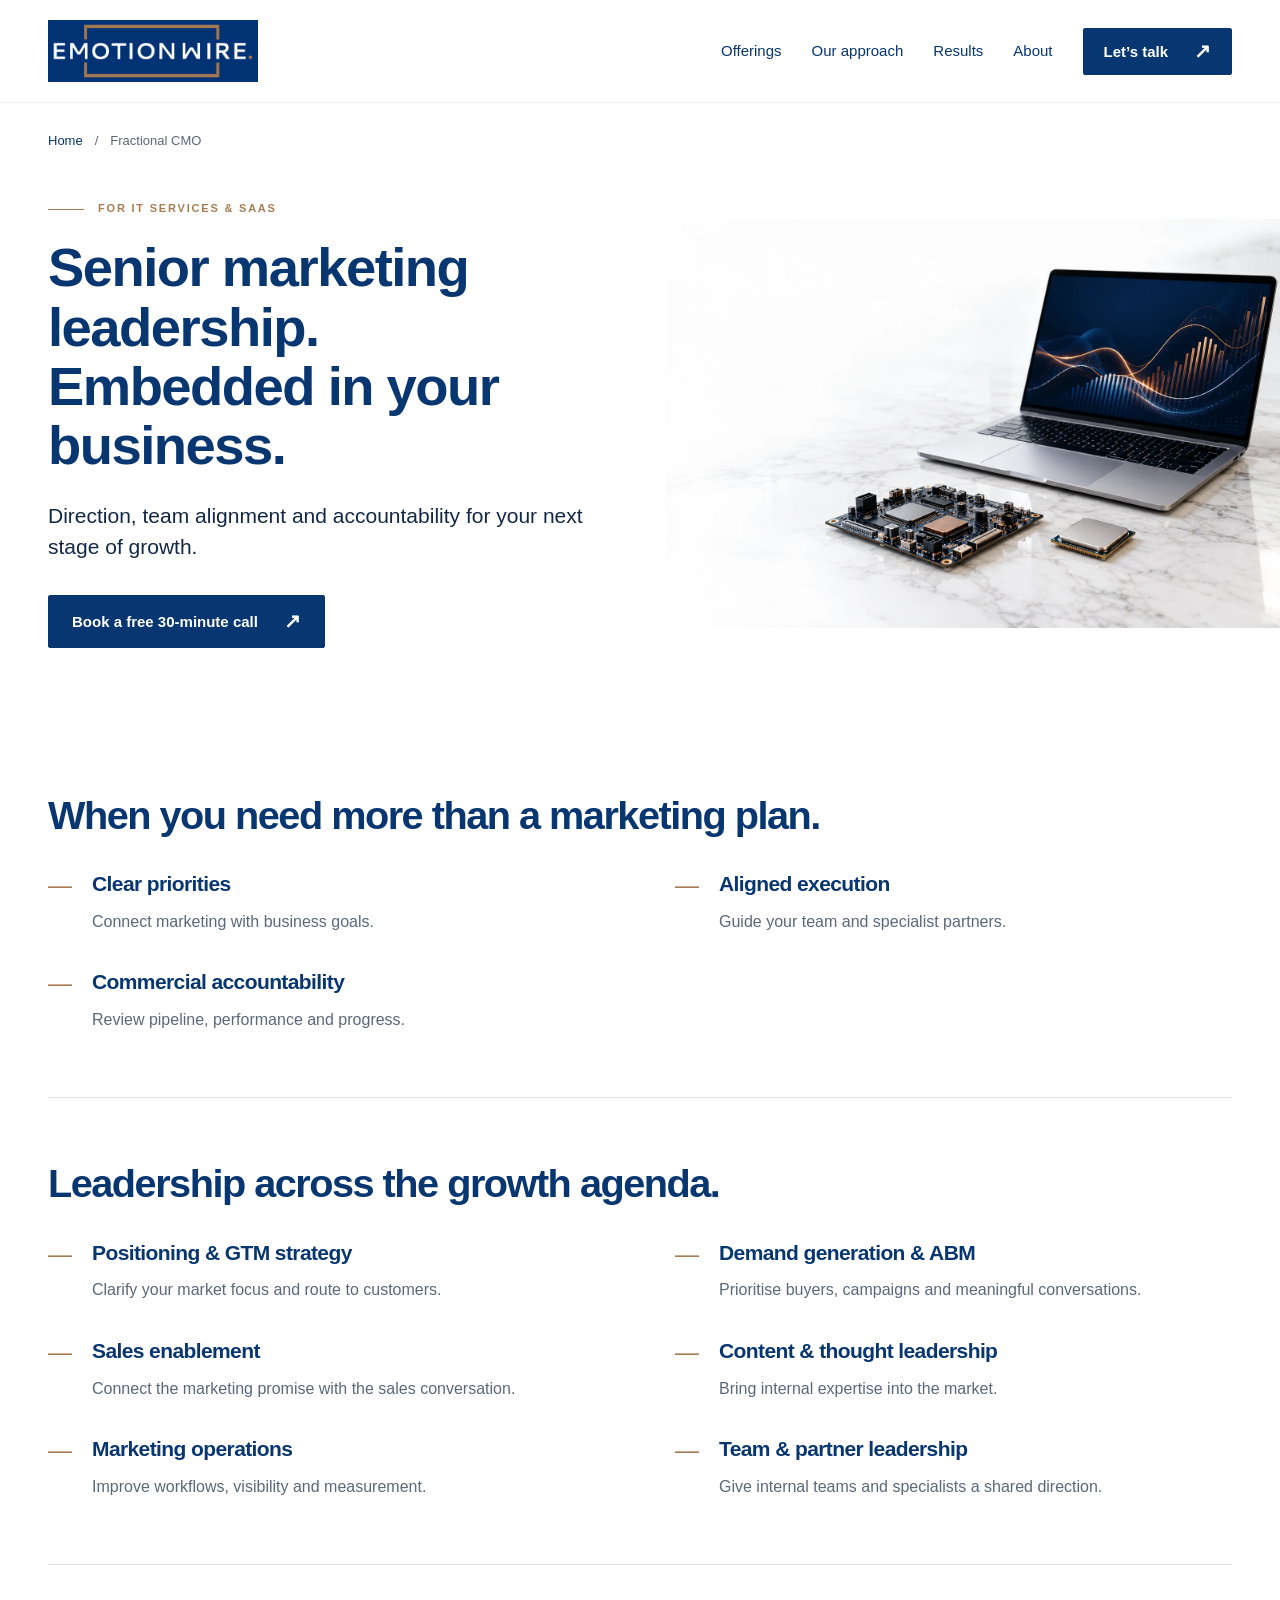
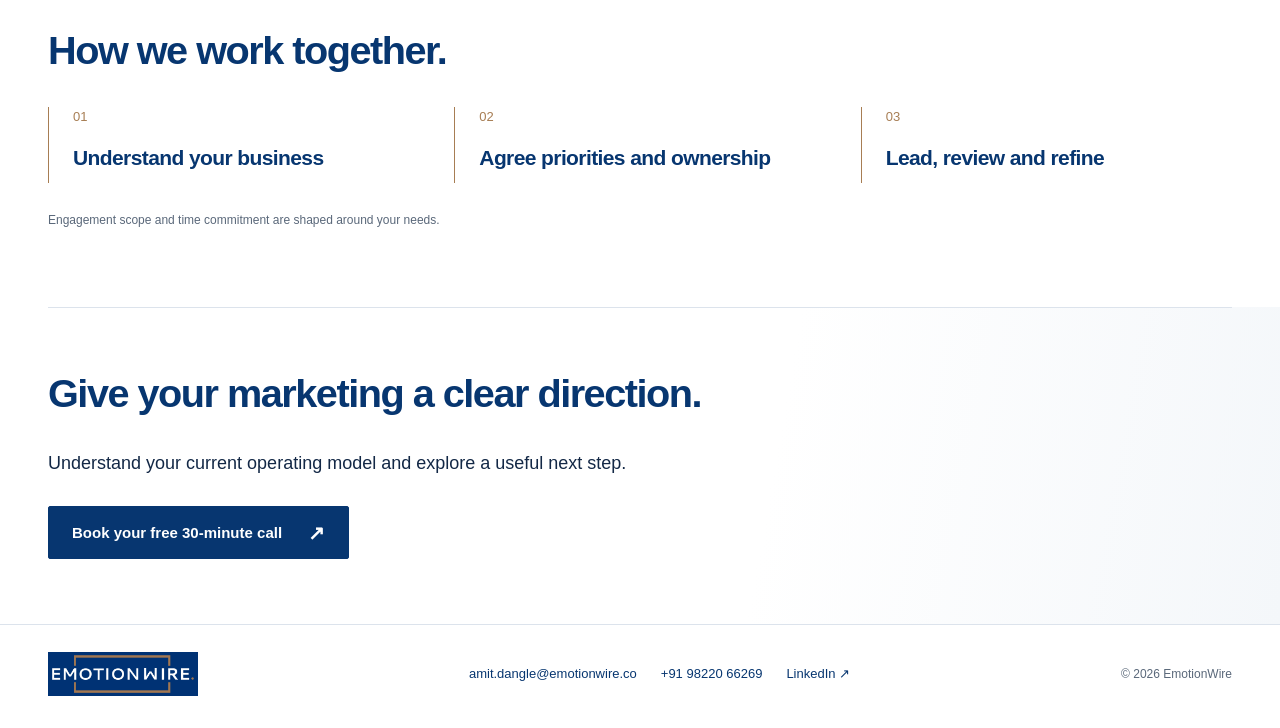
<file: fractional-cmo.html>
<!doctype html><html lang="en"><head><meta charset="utf-8"><meta name="viewport" content="width=device-width,initial-scale=1"><title>Fractional CMO | EmotionWire</title><meta name="description" content="Experienced fractional CMO leadership for IT services and SaaS: positioning, GTM, demand generation, team alignment and commercial accountability."><meta name="theme-color" content="#073670"><link rel="icon" href="assets/favicon.svg" type="image/svg+xml"><link rel="canonical" href="https://emotionwire.co/fractional-cmo.html"><meta property="og:type" content="website"><meta property="og:title" content="Fractional CMO"><meta property="og:description" content="Experienced fractional CMO leadership for IT services and SaaS: positioning, GTM, demand generation, team alignment and commercial accountability."><meta property="og:image" content="https://emotionwire.co/assets/technology-hero.webp"><link rel="stylesheet" href="assets/style.css"><script defer src="assets/config.js"></script><script defer src="assets/site.js"></script></head><body><a class="skip" href="#main">Skip to content</a><header class="site-header"><div class="wrap header-inner"><a class="brand" href="index.html" aria-label="EmotionWire home"><img src="assets/emotionwire-logo.png" width="1072" height="316" alt="EmotionWire"></a><button class="menu-toggle" aria-expanded="false" aria-controls="main-nav" aria-label="Open navigation">Menu <span aria-hidden="true">☰</span></button><nav id="main-nav" aria-label="Main navigation"><a href="index.html#offerings">Offerings</a><a href="approach.html">Our approach</a><a href="results.html">Results</a><a href="about.html">About</a><a class="button " href="book-call.html">Let’s talk<span aria-hidden="true">↗</span></a></nav></div></header><main id="main"><div class="wrap breadcrumb"><a href="index.html">Home</a><span>/</span><span>Fractional CMO</span></div><section class="hero"><div class="wrap hero-grid"><div class="hero-copy"><p class="eyebrow">FOR IT SERVICES & SAAS</p><h1>Senior marketing leadership.<br>Embedded in your business.</h1><p class="lead">Direction, team alignment and accountability for your next stage of growth.</p><div class="actions"><a class="button " href="book-call.html">Book a free 30-minute call<span aria-hidden="true">↗</span></a></div></div><div class="hero-art"><img src="assets/technology-hero.webp" width="1536" height="1024" alt="Precision technology photographed on a white surface" fetchpriority="high"></div></div></section><section class="section "><div class="wrap"><h2>When you need more than a marketing plan.</h2><div class="list-grid"><div class="list-item"><span aria-hidden="true">—</span><div><h3>Clear priorities</h3><p>Connect marketing with business goals.</p></div></div><div class="list-item"><span aria-hidden="true">—</span><div><h3>Aligned execution</h3><p>Guide your team and specialist partners.</p></div></div><div class="list-item"><span aria-hidden="true">—</span><div><h3>Commercial accountability</h3><p>Review pipeline, performance and progress.</p></div></div></div></div></section><section class="section "><div class="wrap"><h2>Leadership across the growth agenda.</h2><div class="list-grid"><div class="list-item"><span aria-hidden="true">—</span><div><h3>Positioning & GTM strategy</h3><p>Clarify your market focus and route to customers.</p></div></div><div class="list-item"><span aria-hidden="true">—</span><div><h3>Demand generation & ABM</h3><p>Prioritise buyers, campaigns and meaningful conversations.</p></div></div><div class="list-item"><span aria-hidden="true">—</span><div><h3>Sales enablement</h3><p>Connect the marketing promise with the sales conversation.</p></div></div><div class="list-item"><span aria-hidden="true">—</span><div><h3>Content & thought leadership</h3><p>Bring internal expertise into the market.</p></div></div><div class="list-item"><span aria-hidden="true">—</span><div><h3>Marketing operations</h3><p>Improve workflows, visibility and measurement.</p></div></div><div class="list-item"><span aria-hidden="true">—</span><div><h3>Team & partner leadership</h3><p>Give internal teams and specialists a shared direction.</p></div></div></div></div></section><section class="section "><div class="wrap"><h2>How we work together.</h2><ol class="steps"><li><span>01</span><h3>Understand your business</h3></li><li><span>02</span><h3>Agree priorities and ownership</h3></li><li><span>03</span><h3>Lead, review and refine</h3></li></ol><p class="fineprint">Engagement scope and time commitment are shaped around your needs.</p></div></section><section class="section closing"><div class="wrap"><h2>Give your marketing a clear direction.</h2><p class="section-intro">Understand your current operating model and explore a useful next step.</p><a class="button " href="book-call.html">Book your free 30-minute call<span aria-hidden="true">↗</span></a></div></section></main><footer class="footer"><div class="wrap footer-inner"><a href="index.html" class="brand"><img src="assets/emotionwire-logo.png" width="1072" height="316" alt="EmotionWire home" loading="lazy"></a><div><a href="mailto:amit.dangle@emotionwire.co">amit.dangle@emotionwire.co</a><a href="tel:+919822066269">+91 98220 66269</a><a href="https://www.linkedin.com/in/amitdangle/" target="_blank" rel="noopener noreferrer">LinkedIn ↗</a></div><p>© 2026 EmotionWire</p></div></footer></body></html>
</file>
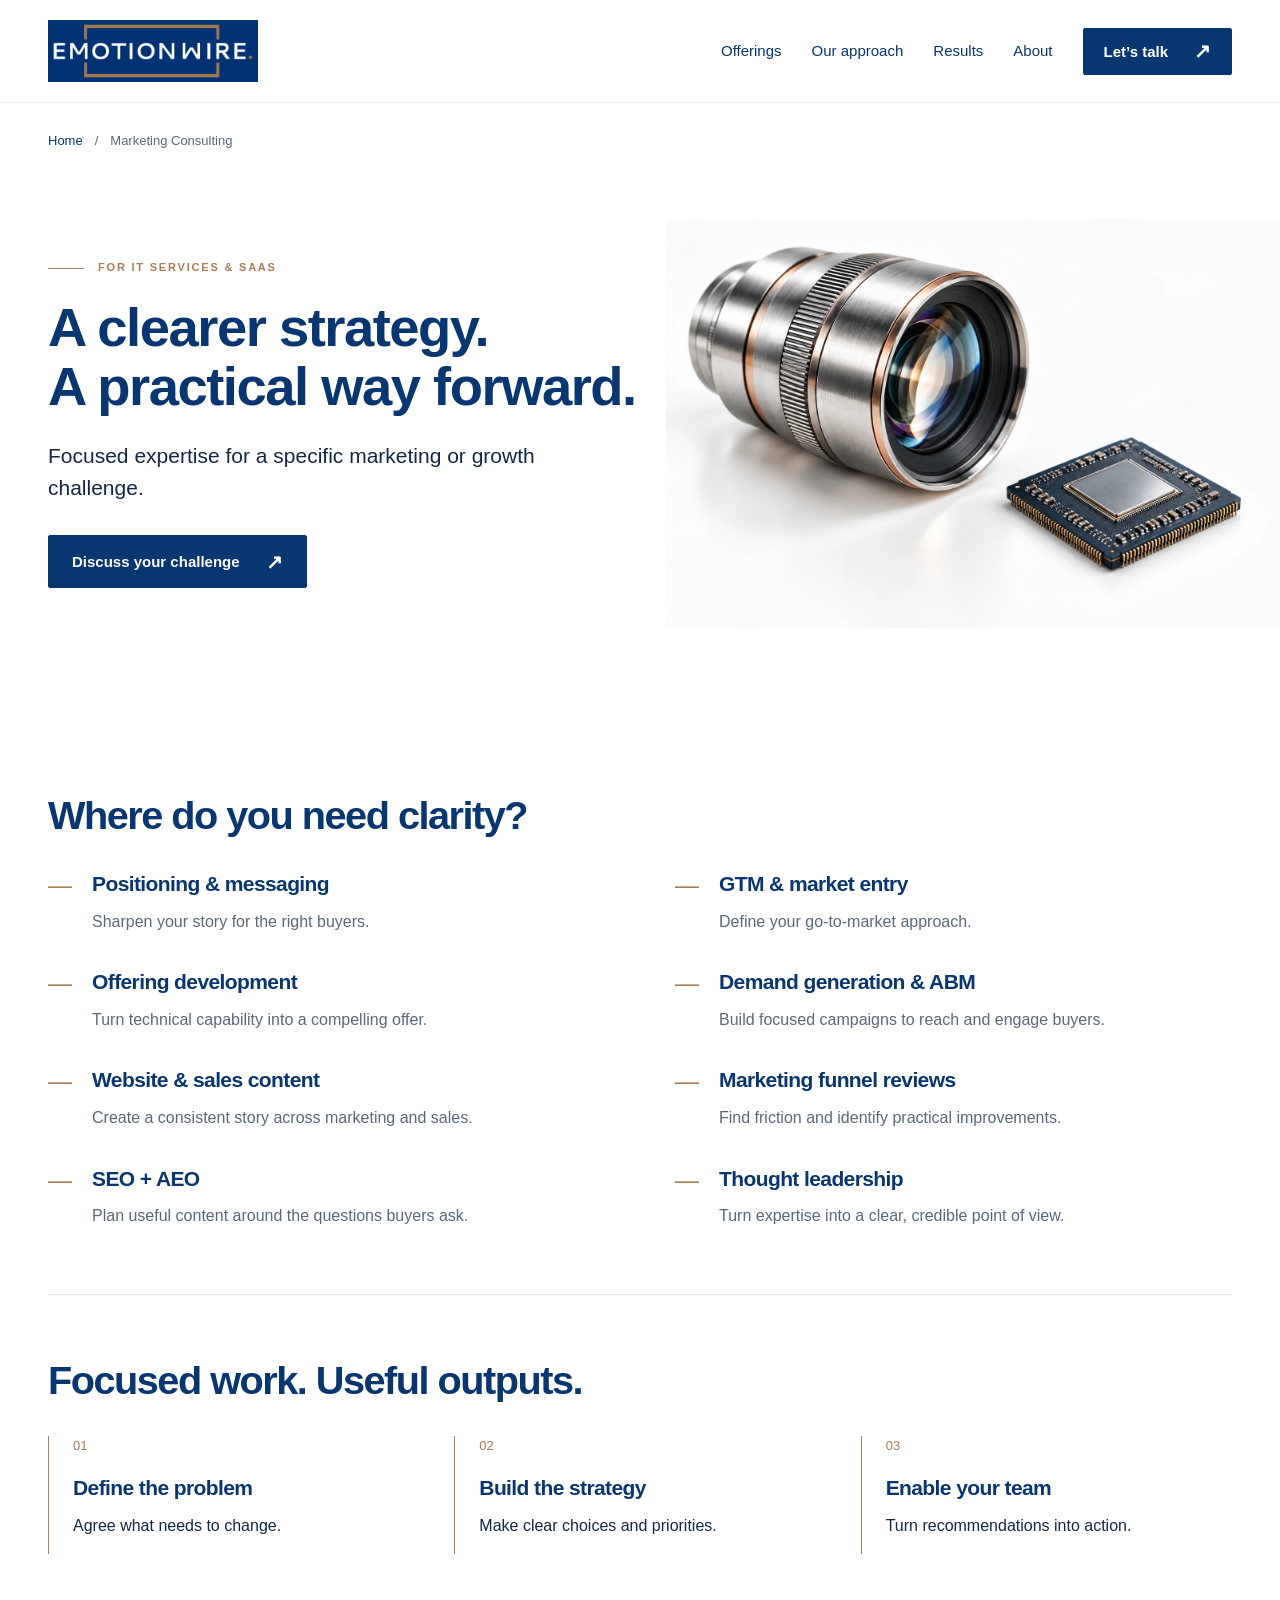
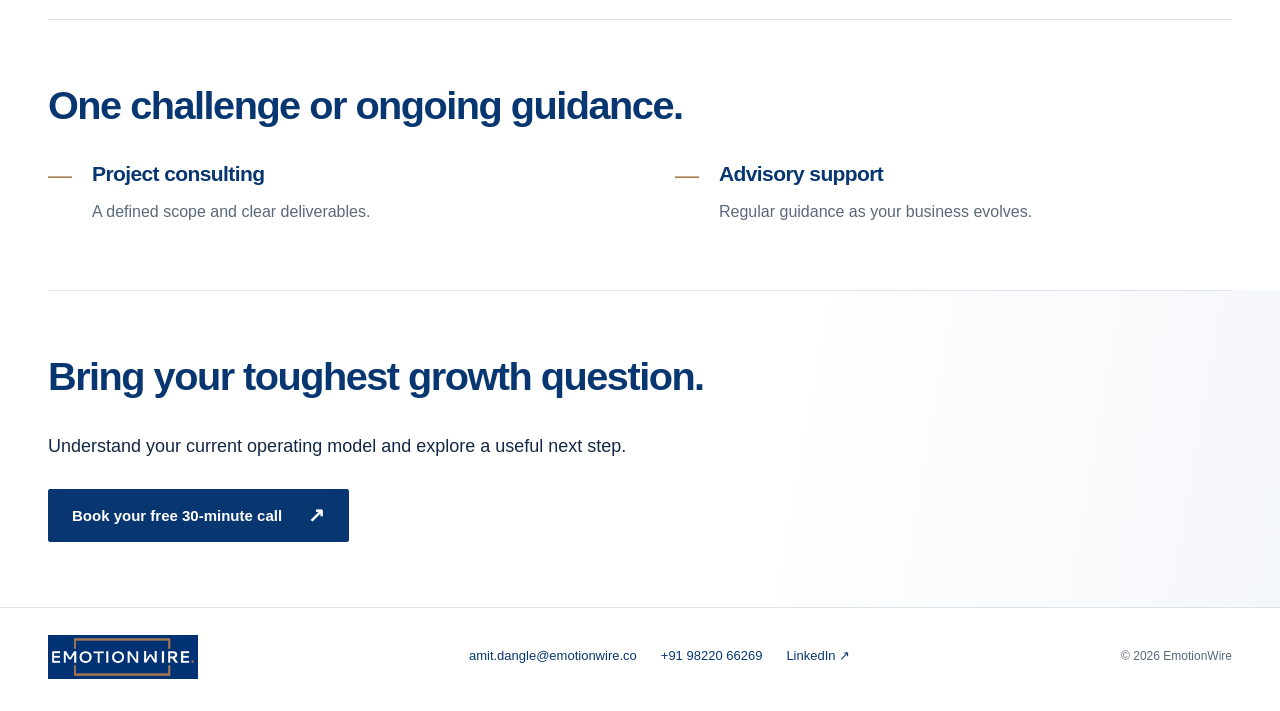
<file: marketing-consulting.html>
<!doctype html><html lang="en"><head><meta charset="utf-8"><meta name="viewport" content="width=device-width,initial-scale=1"><title>Marketing Consulting | EmotionWire</title><meta name="description" content="Positioning, GTM, demand generation, website content and sales enablement consulting for IT services and SaaS companies."><meta name="theme-color" content="#073670"><link rel="icon" href="assets/favicon.svg" type="image/svg+xml"><link rel="canonical" href="https://emotionwire.co/marketing-consulting.html"><meta property="og:type" content="website"><meta property="og:title" content="Marketing Consulting"><meta property="og:description" content="Positioning, GTM, demand generation, website content and sales enablement consulting for IT services and SaaS companies."><meta property="og:image" content="https://emotionwire.co/assets/technology-hero.webp"><link rel="stylesheet" href="assets/style.css"><script defer src="assets/config.js"></script><script defer src="assets/site.js"></script></head><body><a class="skip" href="#main">Skip to content</a><header class="site-header"><div class="wrap header-inner"><a class="brand" href="index.html" aria-label="EmotionWire home"><img src="assets/emotionwire-logo.png" width="1072" height="316" alt="EmotionWire"></a><button class="menu-toggle" aria-expanded="false" aria-controls="main-nav" aria-label="Open navigation">Menu <span aria-hidden="true">☰</span></button><nav id="main-nav" aria-label="Main navigation"><a href="index.html#offerings">Offerings</a><a href="approach.html">Our approach</a><a href="results.html">Results</a><a href="about.html">About</a><a class="button " href="book-call.html">Let’s talk<span aria-hidden="true">↗</span></a></nav></div></header><main id="main"><div class="wrap breadcrumb"><a href="index.html">Home</a><span>/</span><span>Marketing Consulting</span></div><section class="hero"><div class="wrap hero-grid"><div class="hero-copy"><p class="eyebrow">FOR IT SERVICES & SAAS</p><h1>A clearer strategy.<br>A practical way forward.</h1><p class="lead">Focused expertise for a specific marketing or growth challenge.</p><div class="actions"><a class="button " href="book-call.html">Discuss your challenge<span aria-hidden="true">↗</span></a></div></div><div class="hero-art"><img src="assets/focus-lens.webp" width="1536" height="1024" alt="Precision technology photographed on a white surface" fetchpriority="high"></div></div></section><section class="section" id="capabilities"><div class="wrap"><h2>Where do you need clarity?</h2><div class="list-grid"><div class="list-item"><span aria-hidden="true">—</span><div><h3>Positioning & messaging</h3><p>Sharpen your story for the right buyers.</p></div></div><div class="list-item"><span aria-hidden="true">—</span><div><h3>GTM & market entry</h3><p>Define your go-to-market approach.</p></div></div><div class="list-item"><span aria-hidden="true">—</span><div><h3>Offering development</h3><p>Turn technical capability into a compelling offer.</p></div></div><div class="list-item"><span aria-hidden="true">—</span><div><h3>Demand generation & ABM</h3><p>Build focused campaigns to reach and engage buyers.</p></div></div><div class="list-item"><span aria-hidden="true">—</span><div><h3>Website & sales content</h3><p>Create a consistent story across marketing and sales.</p></div></div><div class="list-item"><span aria-hidden="true">—</span><div><h3>Marketing funnel reviews</h3><p>Find friction and identify practical improvements.</p></div></div><div class="list-item"><span aria-hidden="true">—</span><div><h3>SEO + AEO</h3><p>Plan useful content around the questions buyers ask.</p></div></div><div class="list-item"><span aria-hidden="true">—</span><div><h3>Thought leadership</h3><p>Turn expertise into a clear, credible point of view.</p></div></div></div></div></section><section class="section "><div class="wrap"><h2>Focused work. Useful outputs.</h2><ol class="steps"><li><span>01</span><h3>Define the problem</h3><p>Agree what needs to change.</p></li><li><span>02</span><h3>Build the strategy</h3><p>Make clear choices and priorities.</p></li><li><span>03</span><h3>Enable your team</h3><p>Turn recommendations into action.</p></li></ol></div></section><section class="section "><div class="wrap"><h2>One challenge or ongoing guidance.</h2><div class="list-grid"><div class="list-item"><span aria-hidden="true">—</span><div><h3>Project consulting</h3><p>A defined scope and clear deliverables.</p></div></div><div class="list-item"><span aria-hidden="true">—</span><div><h3>Advisory support</h3><p>Regular guidance as your business evolves.</p></div></div></div></div></section><section class="section closing"><div class="wrap"><h2>Bring your toughest growth question.</h2><p class="section-intro">Understand your current operating model and explore a useful next step.</p><a class="button " href="book-call.html">Book your free 30-minute call<span aria-hidden="true">↗</span></a></div></section></main><footer class="footer"><div class="wrap footer-inner"><a href="index.html" class="brand"><img src="assets/emotionwire-logo.png" width="1072" height="316" alt="EmotionWire home" loading="lazy"></a><div><a href="mailto:amit.dangle@emotionwire.co">amit.dangle@emotionwire.co</a><a href="tel:+919822066269">+91 98220 66269</a><a href="https://www.linkedin.com/in/amitdangle/" target="_blank" rel="noopener noreferrer">LinkedIn ↗</a></div><p>© 2026 EmotionWire</p></div></footer></body></html>
</file>
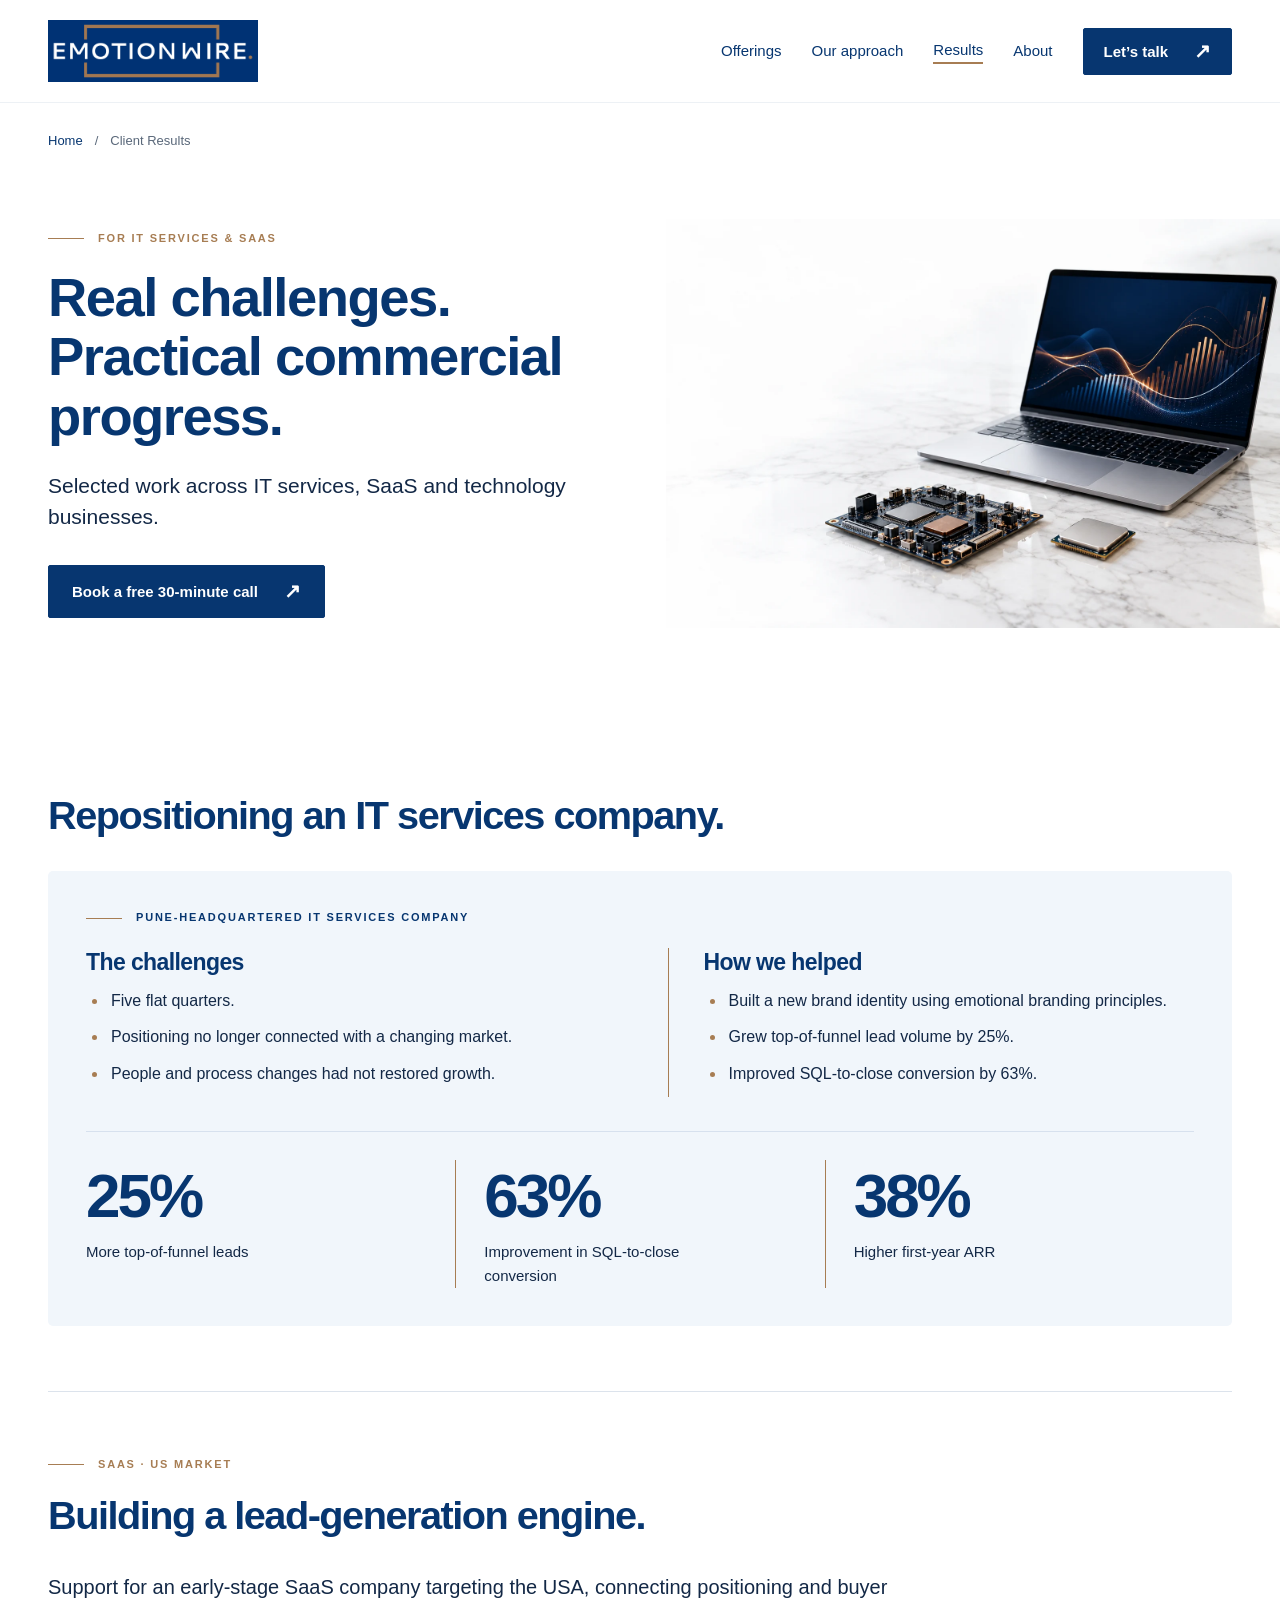
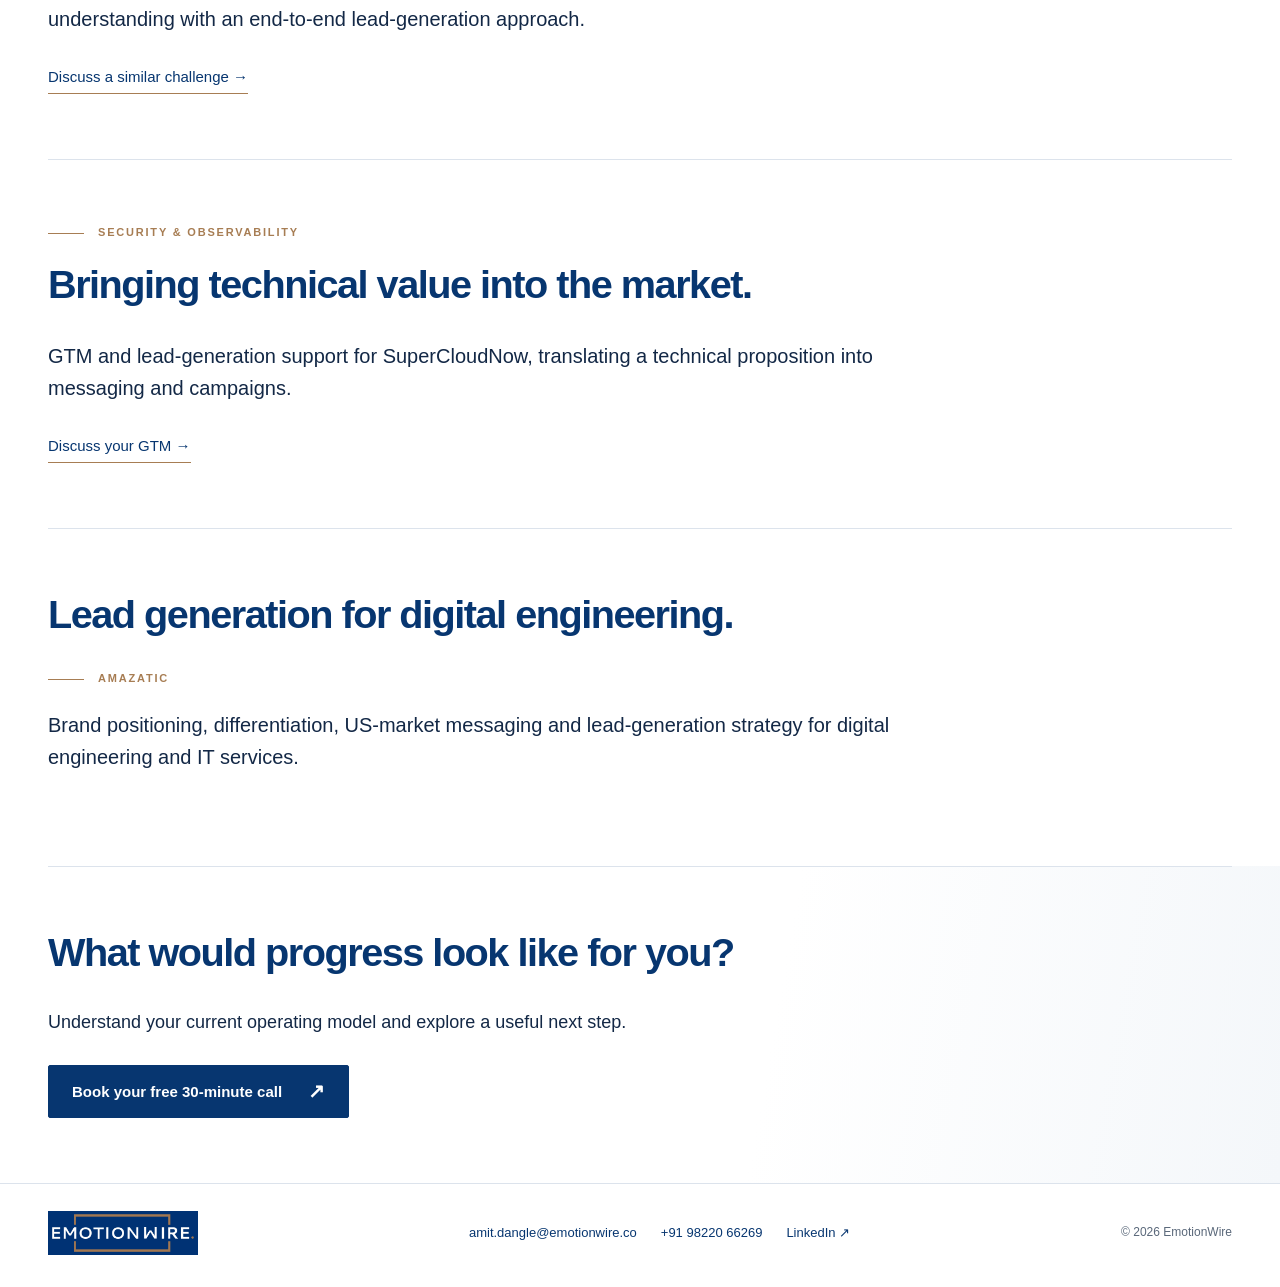
<file: results.html>
<!doctype html><html lang="en"><head><meta charset="utf-8"><meta name="viewport" content="width=device-width,initial-scale=1"><title>Client Results | EmotionWire</title><meta name="description" content="Selected EmotionWire work: IT services repositioning, US SaaS lead generation and security technology GTM."><meta name="theme-color" content="#073670"><link rel="icon" href="assets/favicon.svg" type="image/svg+xml"><link rel="canonical" href="https://emotionwire.co/results.html"><meta property="og:type" content="website"><meta property="og:title" content="Client Results"><meta property="og:description" content="Selected EmotionWire work: IT services repositioning, US SaaS lead generation and security technology GTM."><meta property="og:image" content="https://emotionwire.co/assets/technology-hero.webp"><link rel="stylesheet" href="assets/style.css"><script defer src="assets/config.js"></script><script defer src="assets/site.js"></script></head><body><a class="skip" href="#main">Skip to content</a><header class="site-header"><div class="wrap header-inner"><a class="brand" href="index.html" aria-label="EmotionWire home"><img src="assets/emotionwire-logo.png" width="1072" height="316" alt="EmotionWire"></a><button class="menu-toggle" aria-expanded="false" aria-controls="main-nav" aria-label="Open navigation">Menu <span aria-hidden="true">☰</span></button><nav id="main-nav" aria-label="Main navigation"><a href="index.html#offerings">Offerings</a><a href="approach.html">Our approach</a><a href="results.html" aria-current="page">Results</a><a href="about.html">About</a><a class="button " href="book-call.html">Let’s talk<span aria-hidden="true">↗</span></a></nav></div></header><main id="main"><div class="wrap breadcrumb"><a href="index.html">Home</a><span>/</span><span>Client Results</span></div><section class="hero"><div class="wrap hero-grid"><div class="hero-copy"><p class="eyebrow">FOR IT SERVICES & SAAS</p><h1>Real challenges.<br>Practical commercial progress.</h1><p class="lead">Selected work across IT services, SaaS and technology businesses.</p><div class="actions"><a class="button " href="book-call.html">Book a free 30-minute call<span aria-hidden="true">↗</span></a></div></div><div class="hero-art"><img src="assets/technology-hero.webp" width="1536" height="1024" alt="Precision technology photographed on a white surface" fetchpriority="high"></div></div></section><section class="section" id="it-services"><div class="wrap"><h2>Repositioning an IT services company.</h2><div class="case-panel"><p class="eyebrow">PUNE-HEADQUARTERED IT SERVICES COMPANY</p><div class="two-col"><div><h3>The challenges</h3><ul class="bullets"><li>Five flat quarters.</li><li>Positioning no longer connected with a changing market.</li><li>People and process changes had not restored growth.</li></ul></div><div><h3>How we helped</h3><ul class="bullets"><li>Built a new brand identity using emotional branding principles.</li><li>Grew top-of-funnel lead volume by 25%.</li><li>Improved SQL-to-close conversion by 63%.</li></ul></div></div><div class="metrics"><div><strong>25%</strong><p>More top-of-funnel leads</p></div><div><strong>63%</strong><p>Improvement in SQL-to-close conversion</p></div><div><strong>38%</strong><p>Higher first-year ARR</p></div></div></div></div></section><section class="section" id="saas"><div class="wrap"><p class="eyebrow">SAAS · US MARKET</p><h2>Building a lead-generation engine.</h2><p class="section-intro">Support for an early-stage SaaS company targeting the USA, connecting positioning and buyer understanding with an end-to-end lead-generation approach.</p><a class="text-link" href="book-call.html">Discuss a similar challenge →</a></div></section><section class="section" id="security"><div class="wrap"><p class="eyebrow">SECURITY & OBSERVABILITY</p><h2>Bringing technical value into the market.</h2><p class="section-intro">GTM and lead-generation support for SuperCloudNow, translating a technical proposition into messaging and campaigns.</p><a class="text-link" href="book-call.html">Discuss your GTM →</a></div></section><section class="section "><div class="wrap"><h2>Lead generation for digital engineering.</h2><p class="eyebrow">AMAZATIC</p><p class="section-intro">Brand positioning, differentiation, US-market messaging and lead-generation strategy for digital engineering and IT services.</p></div></section><section class="section closing"><div class="wrap"><h2>What would progress look like for you?</h2><p class="section-intro">Understand your current operating model and explore a useful next step.</p><a class="button " href="book-call.html">Book your free 30-minute call<span aria-hidden="true">↗</span></a></div></section></main><footer class="footer"><div class="wrap footer-inner"><a href="index.html" class="brand"><img src="assets/emotionwire-logo.png" width="1072" height="316" alt="EmotionWire home" loading="lazy"></a><div><a href="mailto:amit.dangle@emotionwire.co">amit.dangle@emotionwire.co</a><a href="tel:+919822066269">+91 98220 66269</a><a href="https://www.linkedin.com/in/amitdangle/" target="_blank" rel="noopener noreferrer">LinkedIn ↗</a></div><p>© 2026 EmotionWire</p></div></footer></body></html>
</file>
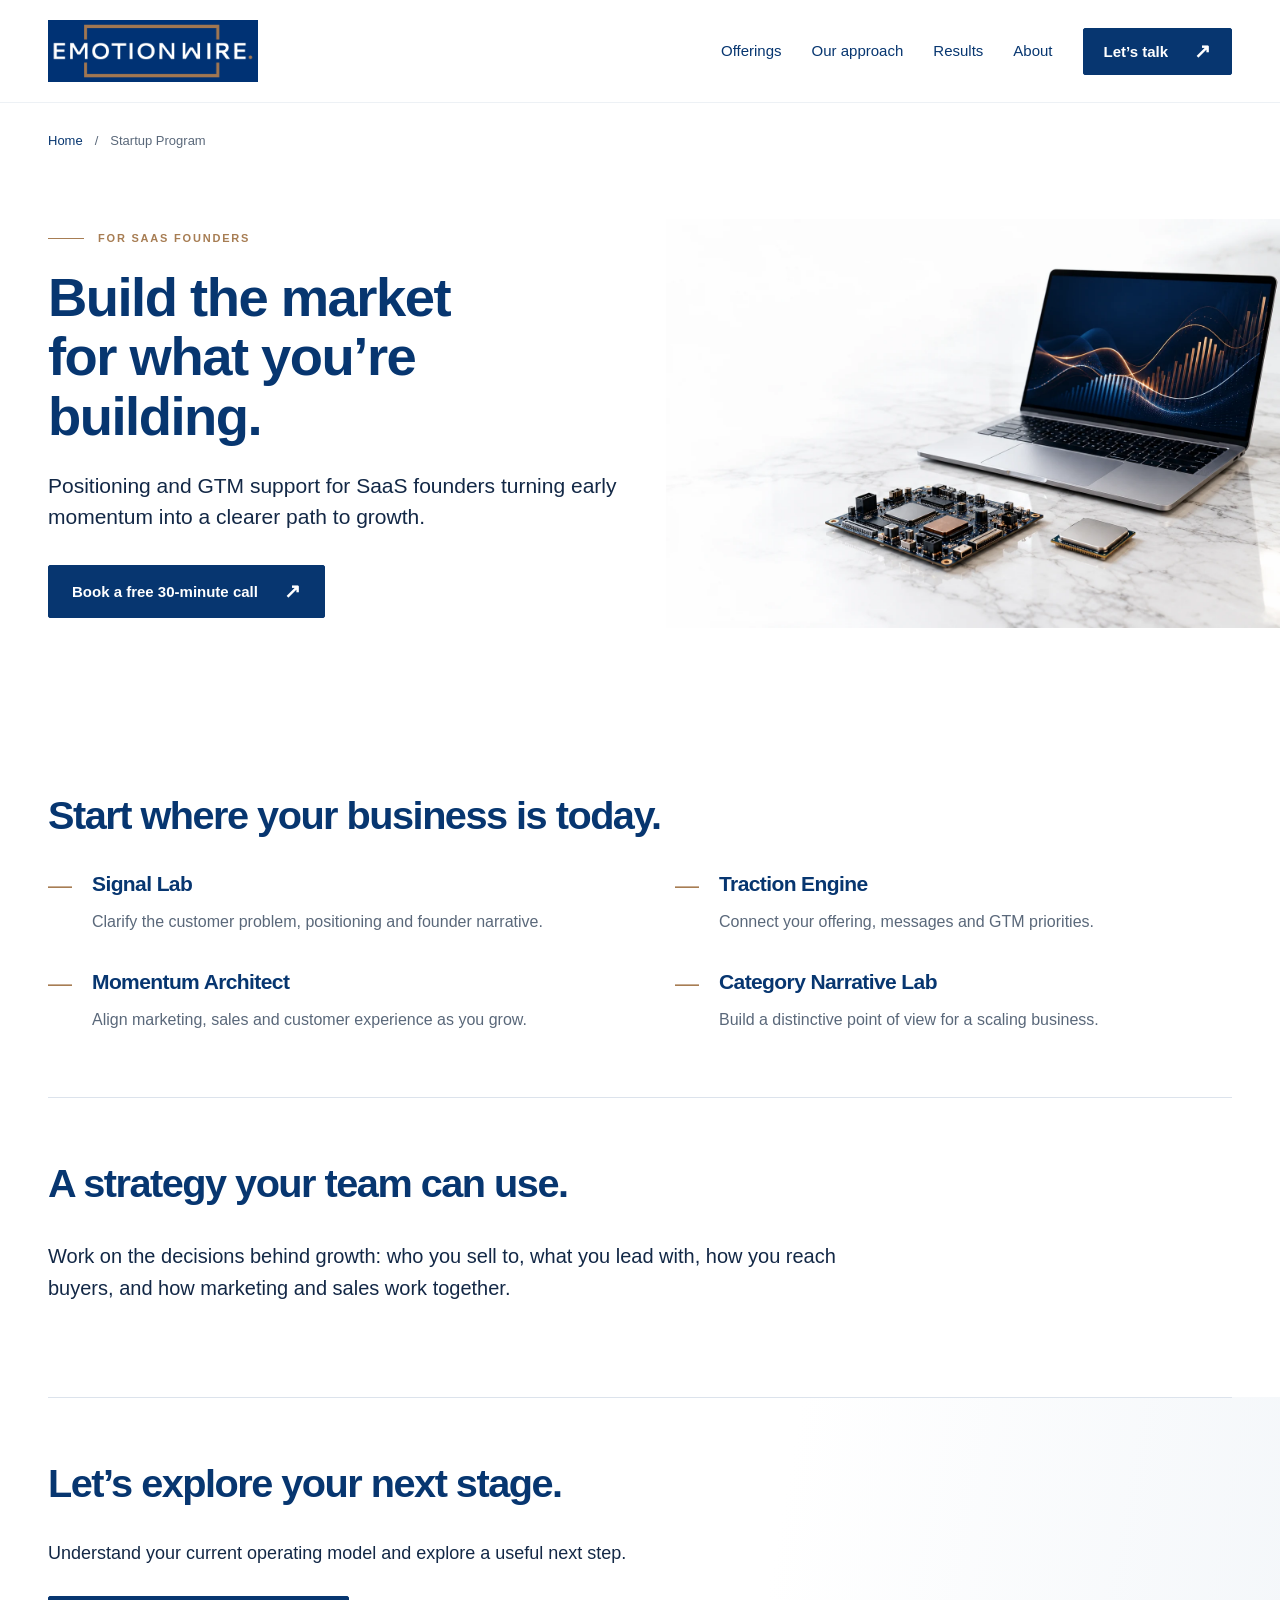
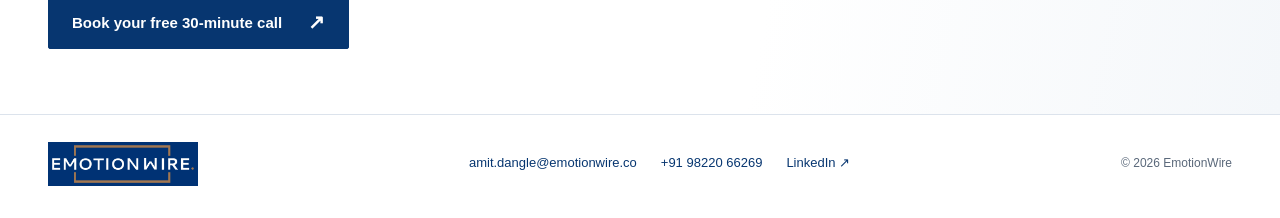
<file: startup-program.html>
<!doctype html><html lang="en"><head><meta charset="utf-8"><meta name="viewport" content="width=device-width,initial-scale=1"><title>Startup Program for SaaS | EmotionWire</title><meta name="description" content="Focused positioning, founder narrative and GTM support for SaaS companies at different stages of growth."><meta name="theme-color" content="#073670"><link rel="icon" href="assets/favicon.svg" type="image/svg+xml"><link rel="canonical" href="https://emotionwire.co/startup-program.html"><meta property="og:type" content="website"><meta property="og:title" content="Startup Program for SaaS"><meta property="og:description" content="Focused positioning, founder narrative and GTM support for SaaS companies at different stages of growth."><meta property="og:image" content="https://emotionwire.co/assets/technology-hero.webp"><link rel="stylesheet" href="assets/style.css"><script defer src="assets/config.js"></script><script defer src="assets/site.js"></script></head><body><a class="skip" href="#main">Skip to content</a><header class="site-header"><div class="wrap header-inner"><a class="brand" href="index.html" aria-label="EmotionWire home"><img src="assets/emotionwire-logo.png" width="1072" height="316" alt="EmotionWire"></a><button class="menu-toggle" aria-expanded="false" aria-controls="main-nav" aria-label="Open navigation">Menu <span aria-hidden="true">☰</span></button><nav id="main-nav" aria-label="Main navigation"><a href="index.html#offerings">Offerings</a><a href="approach.html">Our approach</a><a href="results.html">Results</a><a href="about.html">About</a><a class="button " href="book-call.html">Let’s talk<span aria-hidden="true">↗</span></a></nav></div></header><main id="main"><div class="wrap breadcrumb"><a href="index.html">Home</a><span>/</span><span>Startup Program</span></div><section class="hero"><div class="wrap hero-grid"><div class="hero-copy"><p class="eyebrow">FOR SAAS FOUNDERS</p><h1>Build the market<br>for what you’re building.</h1><p class="lead">Positioning and GTM support for SaaS founders turning early momentum into a clearer path to growth.</p><div class="actions"><a class="button " href="book-call.html">Book a free 30-minute call<span aria-hidden="true">↗</span></a></div></div><div class="hero-art"><img src="assets/technology-hero.webp" width="1536" height="1024" alt="Precision technology photographed on a white surface" fetchpriority="high"></div></div></section><section class="section "><div class="wrap"><h2>Start where your business is today.</h2><div class="list-grid"><div class="list-item"><span aria-hidden="true">—</span><div><h3>Signal Lab</h3><p>Clarify the customer problem, positioning and founder narrative.</p></div></div><div class="list-item"><span aria-hidden="true">—</span><div><h3>Traction Engine</h3><p>Connect your offering, messages and GTM priorities.</p></div></div><div class="list-item"><span aria-hidden="true">—</span><div><h3>Momentum Architect</h3><p>Align marketing, sales and customer experience as you grow.</p></div></div><div class="list-item"><span aria-hidden="true">—</span><div><h3>Category Narrative Lab</h3><p>Build a distinctive point of view for a scaling business.</p></div></div></div></div></section><section class="section "><div class="wrap"><h2>A strategy your team can use.</h2><p class="section-intro">Work on the decisions behind growth: who you sell to, what you lead with, how you reach buyers, and how marketing and sales work together.</p></div></section><section class="section closing"><div class="wrap"><h2>Let’s explore your next stage.</h2><p class="section-intro">Understand your current operating model and explore a useful next step.</p><a class="button " href="book-call.html">Book your free 30-minute call<span aria-hidden="true">↗</span></a></div></section></main><footer class="footer"><div class="wrap footer-inner"><a href="index.html" class="brand"><img src="assets/emotionwire-logo.png" width="1072" height="316" alt="EmotionWire home" loading="lazy"></a><div><a href="mailto:amit.dangle@emotionwire.co">amit.dangle@emotionwire.co</a><a href="tel:+919822066269">+91 98220 66269</a><a href="https://www.linkedin.com/in/amitdangle/" target="_blank" rel="noopener noreferrer">LinkedIn ↗</a></div><p>© 2026 EmotionWire</p></div></footer></body></html>
</file>
<file: assets/style.css>
:root{--navy:#073670;--ink:#132846;--copper:#a77d53;--muted:#5a687a;--line:#dce3ec;--pale:#f1f6fb;--white:#fff;--wrap:1240px}*{box-sizing:border-box}html{scroll-behavior:smooth;scroll-padding-top:110px}body{margin:0;background:#fff;color:var(--ink);font-family:Arial,Helvetica,sans-serif;font-size:17px;line-height:1.6;-webkit-font-smoothing:antialiased}a{color:var(--navy);text-underline-offset:5px}a:hover{text-decoration-color:var(--copper)}img{display:block;max-width:100%;height:auto}button,input,select,textarea{font:inherit}button,a,input,select,textarea{touch-action:manipulation}a:focus-visible,button:focus-visible,input:focus-visible,select:focus-visible,textarea:focus-visible{outline:3px solid var(--copper);outline-offset:4px}.wrap{width:min(var(--wrap),calc(100% - 96px));margin-inline:auto}.skip{position:fixed;left:24px;top:-100px;background:var(--navy);color:#fff;padding:12px 20px;z-index:100}.skip:focus{top:12px}.site-header{background:rgba(255,255,255,.97);position:sticky;top:0;z-index:20;border-bottom:1px solid rgba(220,227,236,.5)}.header-inner{display:flex;align-items:center;justify-content:space-between;gap:30px;min-height:102px}.brand{display:block;flex-shrink:0;width:210px}.brand img{width:100%;height:auto}.header-inner nav{display:flex;align-items:center;gap:30px}.header-inner nav>a:not(.button){text-decoration:none;font-size:15px}.header-inner nav>a[aria-current]{border-bottom:2px solid var(--copper)}.button{display:inline-flex;align-items:center;justify-content:space-between;gap:26px;padding:15px 23px;background:var(--navy);color:#fff;text-decoration:none;border:1px solid var(--navy);border-radius:2px;font-size:15px;line-height:1.4;cursor:pointer;transition:background .18s,transform .18s;font-weight:600}.button:hover{background:#0d478b;transform:translateY(-1px)}.button.secondary{color:var(--navy);background:transparent;border-color:transparent;border-bottom:1px solid var(--copper);padding-inline:0;justify-content:flex-start}.button.secondary:hover{background:transparent}.button span{font-size:20px;line-height:1}.header-inner .button{padding:12px 20px}.menu-toggle{display:none}.hero{padding:62px 0 65px;overflow:hidden}.hero-grid{display:grid;grid-template-columns:1.04fr 1fr;gap:30px;align-items:center;min-height:480px}.hero-copy{position:relative;z-index:2}.eyebrow{font-size:11px;line-height:1.5;font-weight:600;color:var(--copper);letter-spacing:1.8px;text-transform:uppercase;margin:0 0 22px}.eyebrow:before{content:'';display:inline-block;vertical-align:middle;width:36px;height:1px;background:var(--copper);margin-right:14px}h1,h2,h3,p{margin-top:0}h1,h2,h3{color:var(--navy);letter-spacing:-1.5px;line-height:1.09}h1{font-size:clamp(39px,4.25vw,66px);font-weight:750;margin-bottom:24px}h1 span{display:inline}h2{font-size:clamp(29px,3.1vw,45px);margin-bottom:34px}h3{font-size:21px;letter-spacing:-.6px;line-height:1.22;margin-bottom:12px}.lead{font-size:21px;line-height:1.5;max-width:580px;margin-bottom:28px}.actions{display:flex;gap:28px;align-items:center;flex-wrap:wrap;margin-top:32px}.hero-art{position:relative;margin-right:-48px}.hero-art img{width:100%;object-fit:contain;mix-blend-mode:multiply}.breadcrumb{padding-top:28px;display:flex;gap:12px;color:var(--muted);font-size:13px}.breadcrumb a{text-decoration:none}.breadcrumb+.hero{padding-top:32px}.credibility{border-block:1px solid var(--line)}.credibility-inner{padding-block:28px;display:grid;grid-template-columns:270px 1fr;gap:35px;align-items:center}.experience{font-size:27px;font-weight:700;color:var(--navy);line-height:1.18;letter-spacing:-.7px;margin:0;border-right:1px solid var(--copper);padding-right:28px}.credibility .eyebrow{margin-bottom:12px;font-weight:400}.credibility .eyebrow:before{display:none}.companies{list-style:none;display:flex;flex-wrap:wrap;column-gap:25px;row-gap:8px;padding:0;margin:0;font-size:14px}.companies li:not(:last-child):after{content:'·';position:relative;left:13px;color:var(--copper)}.section{padding:65px 0}.section>.wrap{position:relative}.section+.section>.wrap:before{content:'';position:absolute;top:-65px;left:0;right:0;height:1px;background:var(--line)}.cards{display:grid;grid-template-columns:repeat(3,1fr);gap:18px}.service-card{padding:30px 26px;background:var(--pale);display:flex;flex-direction:column;min-height:260px}.number{color:var(--copper);font-size:12px;letter-spacing:2px;margin-bottom:28px}.number:after{content:'';display:inline-block;width:35px;height:1px;background:var(--copper);margin-left:15px;vertical-align:middle}.service-card p{font-size:16px;line-height:1.55;margin-bottom:28px;max-width:280px}.text-link{text-decoration:none;border-bottom:1px solid var(--copper);padding-bottom:4px;display:inline-block;width:fit-content;font-size:15px}.text-link:hover{color:#0d599e}.service-card .text-link{margin-top:auto}.capabilities{margin-top:30px;padding-top:22px;border-top:1px solid var(--line);display:flex;flex-wrap:wrap;gap:14px 24px;align-items:center}.capabilities a{font-size:13px;text-decoration:none}.capabilities>.text-link{margin-left:auto}.section-intro{font-size:20px;line-height:1.6;max-width:850px;margin-bottom:28px}.approach-summary{max-width:730px}.metrics{display:grid;grid-template-columns:repeat(3,1fr);margin:34px 0 0}.metrics>div{padding-inline:28px;border-left:1px solid var(--copper)}.metrics>div:first-child{padding-left:0;border:0}.metrics strong{font-size:clamp(48px,5.5vw,78px);letter-spacing:-3px;font-weight:750;color:var(--navy);line-height:1.15}.metrics p{margin:8px 0 0;font-size:15px;max-width:230px}.case-links{display:flex;justify-content:space-between;gap:25px;margin-top:40px}.case-links a{font-size:14px;text-decoration:none;border-bottom:1px solid var(--copper);padding-bottom:4px}.client-summary .section-intro{font-size:23px;max-width:870px}.compact{padding-block:48px;background:#fbfcfe}.founder-summary p{font-size:19px}.closing{background:linear-gradient(100deg,#fff 60%,#f4f7fa)}.closing h2{max-width:900px}.closing .section-intro{font-size:18px}.fineprint{font-size:12px;color:var(--muted);line-height:1.6}.wrap.fineprint{margin-bottom:30px}.two-col{display:grid;grid-template-columns:1fr 1fr;gap:55px}.case-panel{padding:38px;background:var(--pale);border-radius:5px}.case-panel h3{font-size:23px}.case-panel .eyebrow{color:var(--navy)}.case-panel .two-col>div+div{border-left:1px solid var(--copper);padding-left:35px}.bullets{padding-left:22px;margin:0}.bullets li{padding-left:3px;margin-bottom:11px;font-size:16px}.bullets li::marker{color:var(--copper)}.case-panel .metrics{border-top:1px solid #d7e1ee;padding-top:28px}.case-panel .metrics strong{font-size:62px}.list-grid{display:grid;grid-template-columns:1fr 1fr;gap:35px 70px}.list-item{display:flex;gap:20px}.list-item>span{color:var(--copper);font-size:24px;line-height:1.2}.list-item p{font-size:16px;color:var(--muted);max-width:460px;margin-bottom:0}.steps{list-style:none;padding:0;margin:0;display:grid;grid-template-columns:repeat(3,1fr);gap:35px}.steps>li{border-left:1px solid var(--copper);padding-left:24px}.steps span{color:var(--copper);display:block;margin-bottom:18px;font-size:13px}.steps p{font-size:16px}.steps+.fineprint{margin-top:28px}.framework{list-style:none;margin:0;padding:0;display:grid;grid-template-columns:1fr 1fr;gap:0 60px}.framework li{display:flex;gap:24px;padding:25px 0;border-bottom:1px solid var(--line)}.framework li>span{color:var(--copper);font-size:14px}.framework p{font-size:16px;color:var(--muted);margin:0}.prose{max-width:870px;font-size:20px;line-height:1.8}.prose p{margin-bottom:24px}.booking{padding-top:50px}.booking-grid{display:grid;grid-template-columns:.9fr 1fr;gap:70px}.booking h1{font-size:clamp(38px,4vw,59px)}.booking .lead{font-size:19px}.call-points{list-style:none;padding:0;margin:35px 0 40px}.call-points li{margin-top:23px;font-size:18px}.call-points li:before{content:'';display:block;width:30px;height:2px;background:var(--copper);margin-bottom:12px}.muted{color:var(--muted)}.form-panel{padding:38px;background:#f5f8fc;border:1px solid #d3deeb;border-radius:3px;align-self:start}.form-panel h2{font-size:29px;letter-spacing:-1px;margin-bottom:12px}.form-panel>p{color:var(--muted);font-size:16px;margin-bottom:25px}.form-row{margin-bottom:22px}.form-row label{display:block;margin-bottom:8px;font-size:15px;color:var(--navy);font-weight:600}.form-row label span{color:var(--copper)}.form-row small{font-weight:400;font-size:13px}input,select,textarea{width:100%;min-height:48px;background:#fff;color:var(--ink);border:1px solid #bcc9d9;border-radius:3px;padding:12px 14px;font-size:16px}textarea{resize:vertical;min-height:105px}input::placeholder,textarea::placeholder{color:#7b899a}select{appearance:auto}.submit{width:100%;margin-top:3px}.submit:disabled{cursor:wait;opacity:.7;transform:none}.form-help{font-size:13px;text-align:center;color:var(--muted);margin:12px 0 0}.form-panel .fineprint{text-align:center;margin:15px 0 0}.honeypot{position:absolute;left:-9999px;width:1px;height:1px;overflow:hidden}.form-notice{padding:18px;background:#e9f2ee;border-left:3px solid #3e7864;font-size:14px;margin-top:22px}.form-notice p{margin:0 0 10px}.form-notice.error{border-color:#b25747;background:#fff0ed}.direct-email{border-top:1px solid var(--line);padding-block:25px;font-size:15px}.footer{padding:27px 0 32px;border-top:1px solid var(--line)}.footer-inner{display:flex;justify-content:space-between;align-items:center;gap:20px;flex-wrap:wrap}.footer .brand{width:150px}.footer-inner>div{display:flex;gap:24px;flex-wrap:wrap}.footer a{font-size:13px;text-decoration:none}.footer p{font-size:12px;color:var(--muted);margin:0}
@media(min-width:1500px){.hero-art{margin-right:-100px}}@media(max-width:1050px){.wrap{width:calc(100% - 60px)}.header-inner nav{gap:20px}.brand{width:175px}.hero-grid{gap:15px}.hero-art{margin-right:-25px}.hero .lead{font-size:18px}.hero .actions{gap:18px}.button{padding:14px 18px;font-size:14px}.booking-grid{gap:38px}.form-panel{padding:25px}.service-card{padding:26px 20px}.service-card h3{font-size:20px}.case-panel{padding:28px}.footer-inner{gap:20px}.footer-inner>div{gap:16px}}
@media(max-width:800px){.wrap{width:calc(100% - 40px)}.site-header{position:relative}.header-inner{min-height:82px}.brand{width:167px}.menu-toggle{display:flex;gap:12px;align-items:center;padding:8px 0;background:#fff;color:var(--navy);border:0;font-size:15px}.header-inner nav{display:none;position:absolute;top:82px;left:0;right:0;background:#fff;padding:24px 20px;border-bottom:1px solid var(--line);box-shadow:0 8px 16px #0736700a;z-index:50;flex-direction:column;align-items:stretch;gap:20px}.header-inner nav.open{display:flex}.header-inner nav>.button{width:fit-content}.hero{padding:35px 0 45px}.hero-grid{grid-template-columns:1fr;min-height:auto;gap:10px}.hero h1{font-size:clamp(39px,7.3vw,60px);max-width:670px}.hero .lead{max-width:600px}.hero-art{margin:15px -5px 0;max-width:600px;justify-self:center;width:100%}.hero-art img{max-height:330px;object-fit:contain}.hero-copy{max-width:100%}.eyebrow{margin-bottom:18px;font-size:10px;letter-spacing:1.4px}.actions{gap:20px;margin-top:25px}.credibility-inner{grid-template-columns:1fr;gap:22px;padding-block:26px}.experience{border-right:0;border-bottom:1px solid var(--copper);padding:0 0 20px;font-size:24px}.experience br{display:none}.companies{font-size:13px;gap:9px 22px}.section{padding:45px 0}.section+.section>.wrap:before{top:-45px}h2{margin-bottom:26px;font-size:32px}.cards{grid-template-columns:1fr}.service-card{min-height:auto;padding:26px}.service-card .number{margin-bottom:16px}.service-card h3{font-size:24px}.service-card p{max-width:none;margin-bottom:22px}.capabilities{gap:15px 20px}.capabilities>.text-link{margin-left:0;width:100%;margin-top:8px}.metrics>div{padding-inline:15px}.metrics strong{font-size:50px}.metrics p{font-size:13px;line-height:1.5}.case-links{flex-direction:column;gap:20px;align-items:flex-start;margin-top:30px}.section-intro{font-size:18px}.two-col,.list-grid{grid-template-columns:1fr;gap:26px}.case-panel .two-col>div+div{border-left:0;border-top:1px solid var(--line);padding:22px 0 0}.case-panel{padding:24px 20px}.case-panel .metrics strong{font-size:44px}.list-item p{max-width:100%}.steps{grid-template-columns:1fr;gap:27px}.steps span{margin-bottom:8px}.steps h3{margin-bottom:6px}.steps p{margin-bottom:0}.framework{grid-template-columns:1fr}.prose{font-size:18px}.booking-grid{grid-template-columns:1fr;gap:35px}.booking h1{font-size:43px;max-width:600px}.booking .lead{font-size:18px}.booking{padding-top:32px}.call-points{margin:25px 0}.call-points li{font-size:16px}.form-panel{padding:28px 22px}.form-panel h2{font-size:27px}.footer-inner{align-items:flex-start}.footer-inner>div{flex-direction:column;gap:8px}.footer p{width:100%;padding-top:5px}.breadcrumb{font-size:12px;padding-top:20px}.breadcrumb+.hero{padding-top:25px}}
@media(max-width:420px){.wrap{width:calc(100% - 32px)}.hero h1,.booking h1{font-size:38px;letter-spacing:-1.4px}.hero .lead{font-size:17px}.actions{align-items:flex-start;gap:18px}.actions .button{font-size:13px;gap:15px}.metrics{grid-template-columns:1fr;gap:20px}.metrics>div,.metrics>div:first-child{border:0;border-left:1px solid var(--copper);padding-left:18px}.metrics strong,.case-panel .metrics strong{font-size:55px}.metrics p{font-size:14px;max-width:none}.case-panel .eyebrow{font-size:9px;letter-spacing:1px}.form-panel{padding:24px 18px}.form-panel h2{font-size:25px}h2{font-size:29px}.companies{font-size:12px}.eyebrow:before{width:25px;margin-right:10px}}
@media(prefers-reduced-motion:reduce){html{scroll-behavior:auto}*,*:before,*:after{animation:none!important;transition:none!important}.button:hover{transform:none}}@media print{.site-header{position:static}.menu-toggle,.actions,.closing,.footer,.submit{display:none}.hero-grid{grid-template-columns:1fr 1fr}.hero-art{margin:0}.section{padding-block:25px}.wrap{width:90%}.cards{grid-template-columns:repeat(3,1fr)}a{color:var(--ink)}.case-panel{break-inside:avoid}}
</file>
